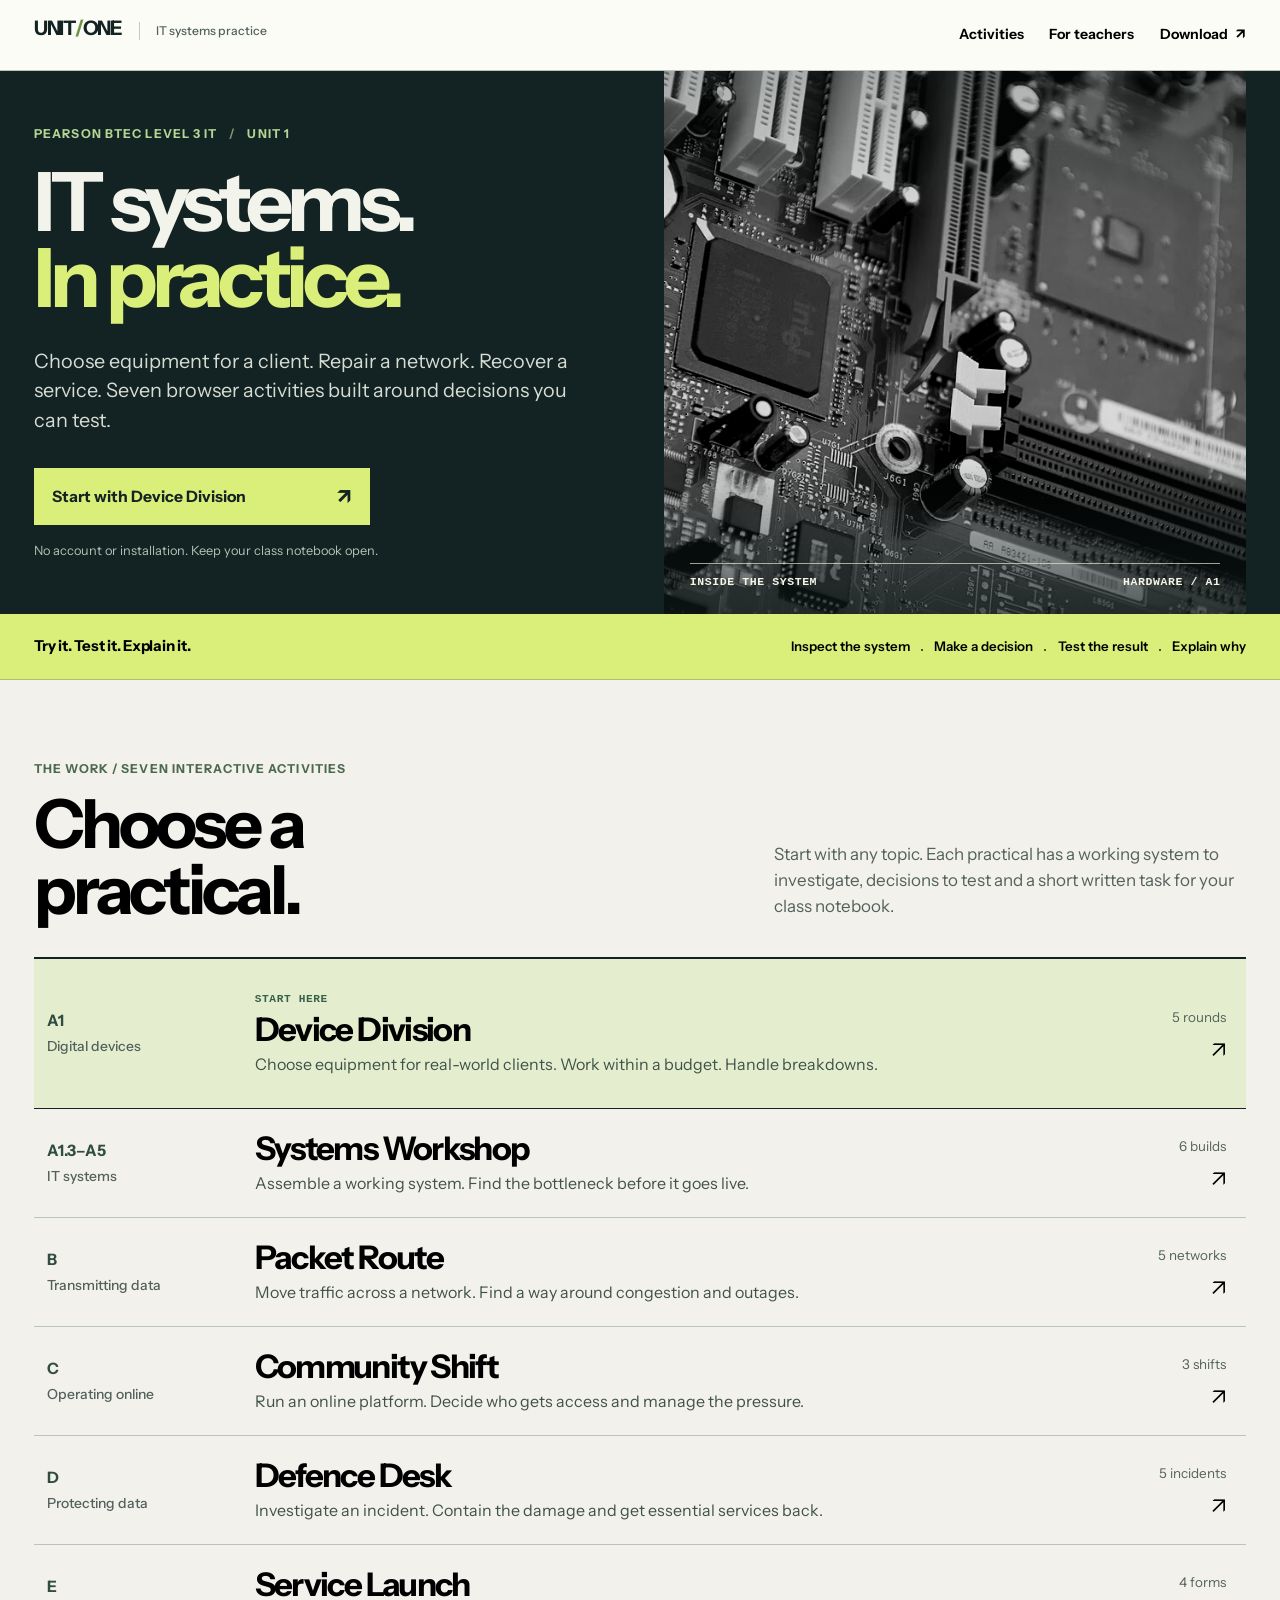
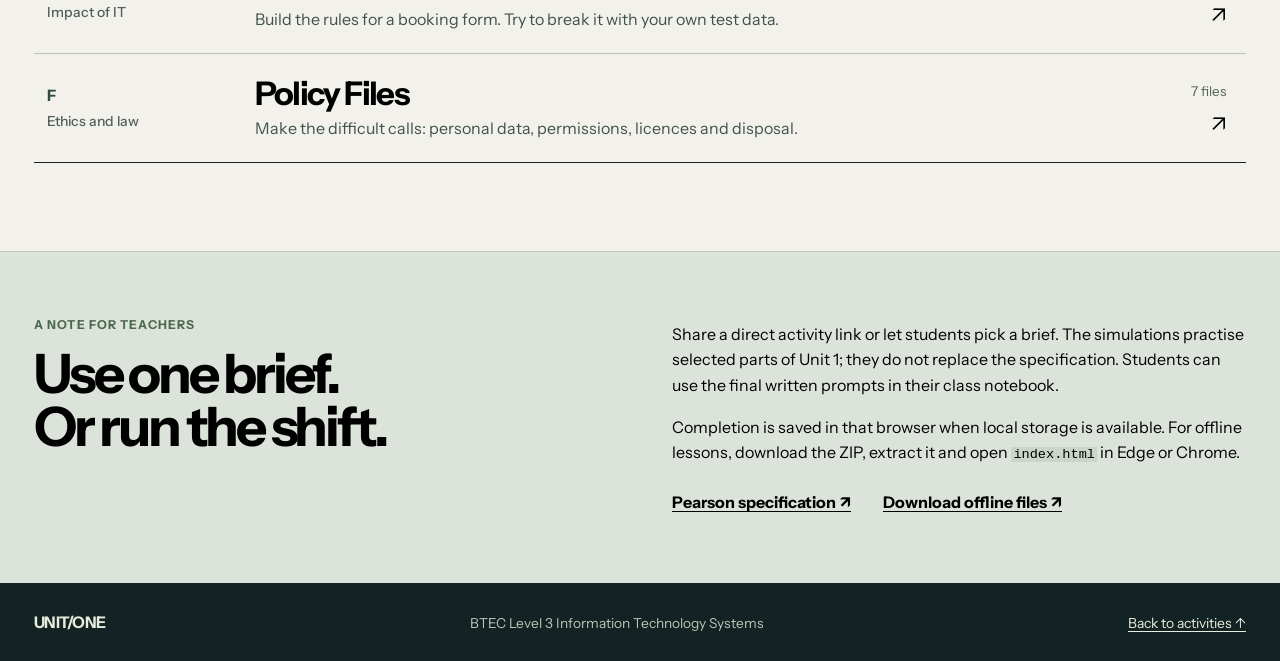
<file: index.html>
<!doctype html>
<html lang="en-GB">
<head>
  <meta charset="utf-8">
  <meta name="viewport" content="width=device-width, initial-scale=1">
  <meta name="description" content="Seven hands-on BTEC Level 3 IT Unit 1 simulations. Make decisions, test systems and explain what happened. No login required.">
  <meta name="theme-color" content="#132222">
  <title>Unit One — BTEC IT systems practice</title>
  <link rel="stylesheet" href="assets/styles.css?v=3">
  <script src="assets/progress.js?v=workbook" defer></script>
</head>
<body class="index-page">
  <a class="skip" href="#games">Skip to the activities</a>
  <header class="site-header">
    <div class="wrap masthead">
      <a class="brand" href="index.html" aria-label="Unit One home"><span class="brand-mark">UNIT<span>/</span>ONE</span><span class="brand-sub">IT systems practice</span></a>
      <nav aria-label="Main navigation">
        <a href="#games">Activities</a>
        <a href="#teachers">For teachers</a>
        <a class="nav-download" href="https://github.com/southernadd-cmyk/unit1games/archive/refs/heads/main.zip">Download <span aria-hidden="true">↗</span></a>
      </nav>
    </div>
  </header>
  <main>
    <section class="hero-shell" aria-labelledby="hero-title">
      <div class="wrap hero-grid">
        <div class="hero-copy">
          <p class="hero-kicker">Pearson BTEC Level 3 IT <span aria-hidden="true">/</span> Unit 1</p>
          <h1 id="hero-title">IT systems.<br><em>In practice.</em></h1>
          <p class="hero-deck">Choose equipment for a client. Repair a network. Recover a service. Seven browser activities built around decisions you can test.</p>
          <a class="hero-cta" href="games/device-division.html"><span>Start with Device Division</span><span aria-hidden="true">↗</span></a>
          <p class="hero-smallprint">No account or installation. Keep your class notebook open.</p>
        </div>
        <div class="hero-visual">
          <img src="assets/motherboard.webp" alt="Close-up of computer motherboard components and circuit traces" width="960" height="636" fetchpriority="high">
          <div class="hero-visual-caption"><span>INSIDE THE SYSTEM</span><span>HARDWARE / A1</span></div>
        </div>
      </div>
    </section>
    <div class="working-strip">
      <div class="wrap working-strip-inner"><strong>Try it. Test it. Explain it.</strong><span>Inspect the system <i></i> Make a decision <i></i> Test the result <i></i> Explain why</span></div>
    </div>
    <section class="activity-section wrap" id="games" aria-labelledby="games-title">
      <header class="activity-intro">
        <div><p class="section-kicker">THE WORK / SEVEN INTERACTIVE ACTIVITIES</p><h2 id="games-title">Choose a<br>practical.</h2></div>
        <p>Start with any topic. Each practical has a working system to investigate, decisions to test and a short written task for your class notebook.</p>
      </header>
      <ol class="activity-ledger">
        <li class="game-row game-row-feature">
          <a class="practical" href="games/device-division.html">
            <span class="topic-code">A1<span class="topic-name">Digital devices</span></span>
            <span class="game-entry"><span class="entry-flag">START HERE</span><strong>Device Division</strong><span>Choose equipment for real-world clients. Work within a budget. Handle breakdowns.</span></span>
            <span class="activity-meta"><span class="activity-count">5 rounds</span><span class="activity-arrow" aria-hidden="true">↗</span></span>
          </a>
        </li>
        <li class="game-row" data-game-card="systems">
          <a class="practical" href="games/play.html?game=systems">
            <span class="topic-code">A1.3–A5<span class="topic-name">IT systems</span></span>
            <span class="game-entry"><strong>Systems Workshop</strong><span>Assemble a working system. Find the bottleneck before it goes live.</span></span>
            <span class="activity-meta"><span class="activity-count" data-briefs="6">6 builds</span><span class="activity-arrow" aria-hidden="true">↗</span></span>
          </a>
        </li>
        <li class="game-row" data-game-card="network">
          <a class="practical" href="games/play.html?game=network">
            <span class="topic-code">B<span class="topic-name">Transmitting data</span></span>
            <span class="game-entry"><strong>Packet Route</strong><span>Move traffic across a network. Find a way around congestion and outages.</span></span>
            <span class="activity-meta"><span class="activity-count" data-briefs="5">5 networks</span><span class="activity-arrow" aria-hidden="true">↗</span></span>
          </a>
        </li>
        <li class="game-row" data-game-card="online">
          <a class="practical" href="games/play.html?game=online">
            <span class="topic-code">C<span class="topic-name">Operating online</span></span>
            <span class="game-entry"><strong>Community Shift</strong><span>Run an online platform. Decide who gets access and manage the pressure.</span></span>
            <span class="activity-meta"><span class="activity-count" data-briefs="3">3 shifts</span><span class="activity-arrow" aria-hidden="true">↗</span></span>
          </a>
        </li>
        <li class="game-row" data-game-card="security">
          <a class="practical" href="games/play.html?game=security">
            <span class="topic-code">D<span class="topic-name">Protecting data</span></span>
            <span class="game-entry"><strong>Defence Desk</strong><span>Investigate an incident. Contain the damage and get essential services back.</span></span>
            <span class="activity-meta"><span class="activity-count" data-briefs="5">5 incidents</span><span class="activity-arrow" aria-hidden="true">↗</span></span>
          </a>
        </li>
        <li class="game-row" data-game-card="services">
          <a class="practical" href="games/play.html?game=services">
            <span class="topic-code">E<span class="topic-name">Impact of IT</span></span>
            <span class="game-entry"><strong>Service Launch</strong><span>Build the rules for a booking form. Try to break it with your own test data.</span></span>
            <span class="activity-meta"><span class="activity-count" data-briefs="4">4 forms</span><span class="activity-arrow" aria-hidden="true">↗</span></span>
          </a>
        </li>
        <li class="game-row" data-game-card="policy">
          <a class="practical" href="games/play.html?game=policy">
            <span class="topic-code">F<span class="topic-name">Ethics and law</span></span>
            <span class="game-entry"><strong>Policy Files</strong><span>Make the difficult calls: personal data, permissions, licences and disposal.</span></span>
            <span class="activity-meta"><span class="activity-count" data-briefs="7">7 files</span><span class="activity-arrow" aria-hidden="true">↗</span></span>
          </a>
        </li>
      </ol>
    </section>
    <section class="teacher-band" id="teachers" aria-labelledby="teacher-title">
      <div class="wrap teacher-grid">
        <div><p class="section-kicker">A NOTE FOR TEACHERS</p><h2 id="teacher-title">Use one brief.<br>Or run the shift.</h2></div>
        <div class="teacher-copy"><p>Share a direct activity link or let students pick a brief. The simulations practise selected parts of Unit 1; they do not replace the specification. Students can use the final written prompts in their class notebook.</p><p>Completion is saved in that browser when local storage is available. For offline lessons, download the ZIP, extract it and open <code>index.html</code> in Edge or Chrome.</p><div class="teacher-links"><a href="https://qualifications.pearson.com/content/dam/pdf/btec-aaqs/information-technology/2025/specification-and-sample-assessments/btec-level-3-national-ext-cert-in-it-aaq-spec.pdf">Pearson specification <span aria-hidden="true">↗</span></a><a href="https://github.com/southernadd-cmyk/unit1games/archive/refs/heads/main.zip">Download offline files <span aria-hidden="true">↗</span></a></div></div>
      </div>
    </section>
  </main>
  <footer class="site-footer"><div class="wrap footer-inner"><strong>UNIT/ONE</strong><span>BTEC Level 3 Information Technology Systems</span><a href="#games">Back to activities ↑</a></div></footer>
</body>
</html>
</file>
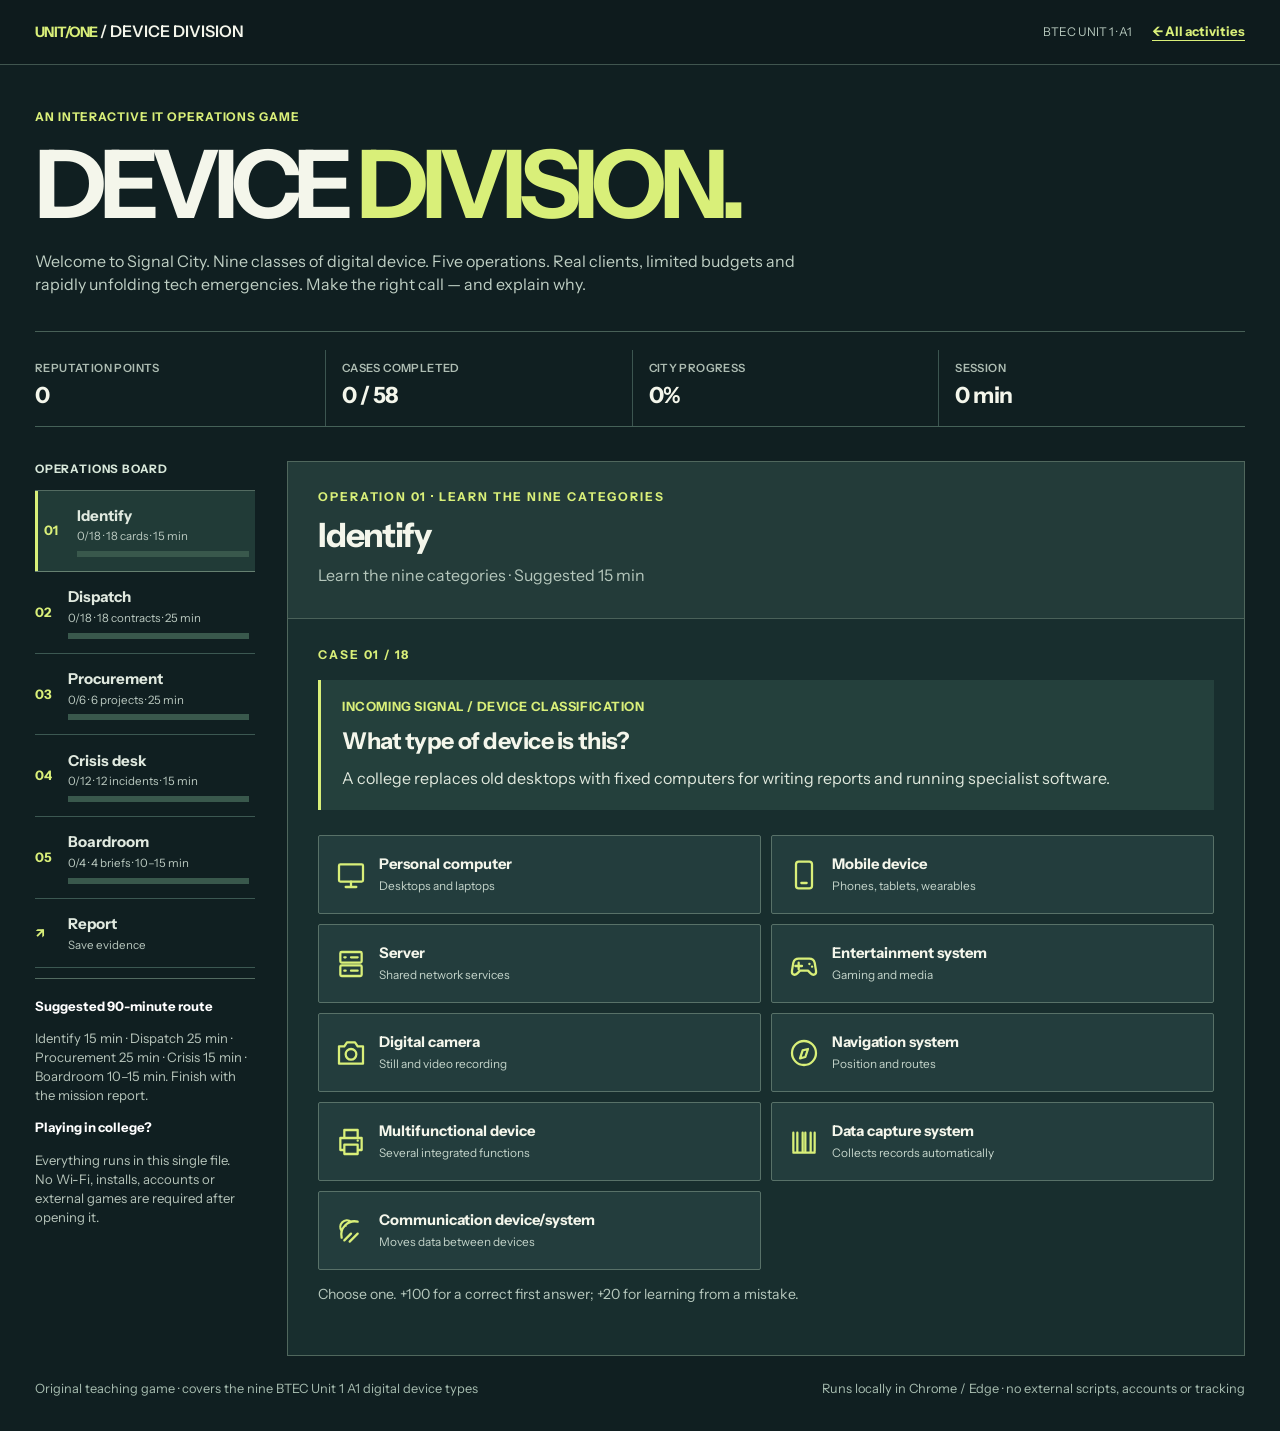
<file: games/device-division.html>
<!doctype html>
<html lang="en">
<head>
<meta charset="utf-8"><meta name="viewport" content="width=device-width,initial-scale=1"><meta name="theme-color" content="#10172a">
<title>Device Division | Unit One</title>
<style>
@font-face {font-family:"Instrument Sans";src:url("../assets/type/instrument-sans.woff") format("woff");font-weight:400 700;font-display:swap;}

:root{--ink:#f5f5fa;--muted:#b2c0d2;--bg:#0b1121;--panel:#16213a;--panel2:#1d2c46;--line:#334566;--green:#67f2bd;--gold:#ffc86a;--pink:#ff839d;--blue:#85b9ff;--shadow:0 24px 50px #030b19aa}*{box-sizing:border-box}html{scroll-behavior:smooth}body{margin:0;color:var(--ink);background:radial-gradient(ellipse at 82% 0%,#203960 0%,transparent 41%),radial-gradient(ellipse at 10% 80%,#22244b 0%,transparent 40%),var(--bg);font:16px/1.45 system-ui,-apple-system,Segoe UI,Arial,sans-serif;min-height:100vh}button,textarea,input{font:inherit}button{cursor:pointer}button:focus-visible,input:focus-visible,textarea:focus-visible{outline:3px solid var(--gold);outline-offset:2px}button:disabled{opacity:.45;cursor:not-allowed}a{color:var(--blue)}.wrap{max-width:1250px;margin:auto;padding:0 20px}.mast{padding:18px 0 12px;border-bottom:1px solid #385074a0;background:#0d1830a0;backdrop-filter:blur(14px)}.mast .wrap{display:flex;gap:14px;align-items:center;justify-content:space-between}.brand{letter-spacing:.22em;font-size:.8rem;font-weight:900;color:var(--green)}.brand b{letter-spacing:0;color:white;font-size:1rem}.pill{padding:6px 12px;background:#1d3149;border:1px solid #395576;border-radius:99px;font-size:.75rem;color:#d2e3f4}.mast-right{display:flex;flex-wrap:wrap;gap:8px;justify-content:flex-end}.hero{position:relative;overflow:hidden;padding:32px 26px 25px;border:1px solid #354969;border-radius:18px;background:linear-gradient(122deg,#182b4a,#192242 50%,#251c40);margin:22px 0 19px;box-shadow:var(--shadow)}.hero:after{content:"";position:absolute;right:-44px;top:-70px;width:300px;height:260px;opacity:.13;background:repeating-linear-gradient(45deg,transparent 0 10px,var(--green) 10px 12px)}.eyebrow{color:var(--green);font-size:.75rem;letter-spacing:.18em;text-transform:uppercase;font-weight:900}.hero h1{font-size:clamp(2.25rem,6vw,4.8rem);line-height:1;margin:10px 0 12px;letter-spacing:-.055em;position:relative;z-index:1}.hero h1 span{color:var(--gold)}.hero p{max-width:720px;color:#c6d5eb;font-size:1.07rem;margin:0}.hud{display:grid;grid-template-columns:repeat(4,1fr);gap:10px;margin:13px 0 22px}.stat{background:#13223b;border:1px solid #2c4469;border-radius:12px;padding:13px 16px}.stat span{display:block;color:var(--muted);font-size:.72rem;letter-spacing:.1em;text-transform:uppercase;font-weight:800}.stat strong{font-size:1.45rem;display:block;margin-top:3px;font-variant-numeric:tabular-nums}.layout{display:grid;grid-template-columns:256px minmax(0,1fr);gap:20px;align-items:start}.sidebar{display:flex;flex-direction:column;gap:8px;position:sticky;top:10px}.side-head{color:var(--muted);text-transform:uppercase;letter-spacing:.12em;font-weight:800;font-size:.73rem;margin-bottom:7px}.stagebtn{display:flex;align-items:center;text-align:left;gap:12px;width:100%;border:1px solid #3b4e6a;border-radius:13px;padding:12px;background:#142239;color:#dbe7f5;transition:.15s}.stagebtn:hover{border-color:#9ebbea;background:#1b2d48}.stagebtn.active{border-color:var(--green);background:linear-gradient(90deg,#183d42,#192841);box-shadow:inset 3px 0 var(--green)}.num{font-weight:900;background:#273c55;border-radius:8px;min-width:36px;text-align:center;padding:8px;color:var(--gold)}.stagebtn b{font-size:.94rem;display:block}.stagebtn small{font-size:.72rem;display:block;color:var(--muted);margin-top:2px}.bar{background:#31415c;border-radius:12px;height:6px;overflow:hidden;margin-top:6px}.bar>span{display:block;height:100%;background:var(--green);border-radius:10px}.sidecard{background:#16263d;border:1px solid #334862;border-radius:12px;padding:14px;margin-top:10px;color:var(--muted);font-size:.82rem}.sidecard strong{color:#fff}.main{min-height:550px;background:linear-gradient(180deg,#17253e,#121d33);border:1px solid #385075;border-radius:17px;overflow:hidden;box-shadow:var(--shadow)}.head{background:#1b2d47;border-bottom:1px solid #314767;padding:23px 26px}.head h2{font-size:1.7rem;margin:5px 0;letter-spacing:-.035em}.head p{color:var(--muted);margin:4px 0}.body{padding:23px 26px 29px}.step{font-weight:800;font-size:.76rem;letter-spacing:.15em;text-transform:uppercase;color:var(--green)}.mission{padding:19px 21px;background:linear-gradient(130deg,#202c4c,#202d44);border:1px solid #435579;border-radius:13px;margin:15px 0 22px}.mission h3{margin:7px 0;font-size:1.45rem;letter-spacing:-.02em}.mission p{margin:9px 0 0;color:#dbe3ef;line-height:1.6}.mission .client{color:var(--gold);font-size:.8rem;font-weight:900;letter-spacing:.11em;text-transform:uppercase}.choices{display:grid;grid-template-columns:repeat(2,minmax(0,1fr));gap:10px}.choice{padding:14px 16px;color:var(--ink);background:#243451;border:1px solid #4b6487;text-align:left;border-radius:12px;min-height:79px;transition:transform .12s,border-color .12s,background .12s;display:flex;align-items:center;gap:12px}.choice:hover:not(:disabled){transform:translateY(-1px);border-color:var(--gold);background:#2b3e60}.choice .emoji{font-size:1.65rem}.choice b{display:block;font-size:.92rem}.choice small{color:#b7c4d7;font-size:.74rem;display:block;margin-top:3px}.choice.chosen{border-color:var(--gold);background:#43405b}.choice.right{border-color:var(--green);background:#194e49}.choice.wrong{border-color:var(--pink);background:#5a2c46}.choice:disabled{opacity:1;cursor:default}.feedback{background:#17384a;border-left:4px solid var(--green);padding:16px 19px;border-radius:9px;margin:18px 0}.feedback.bad{background:#44314a;border-color:var(--pink)}.feedback strong{display:block;margin-bottom:6px}.feedback p{margin:6px 0;line-height:1.55}.btn{border:1px solid #dfad5b;background:var(--gold);color:#17223c;font-weight:900;padding:12px 18px;border-radius:10px;transition:filter .15s}.btn:hover:not(:disabled){filter:brightness(1.09)}.btn.sec{color:#e4eeff;background:#263852;border-color:#4f6281}.btn.ghost{background:transparent;border-color:#506989;color:#d6e8fd}.controls{display:flex;flex-wrap:wrap;gap:9px;align-items:center;margin-top:18px}.hint{background:#2d3248;border:1px dashed #626782;padding:12px 15px;border-radius:10px;margin-top:12px;color:#f4e0ba}.muted{color:var(--muted)}.info{color:var(--muted);font-size:.88rem}.columns{display:grid;grid-template-columns:1.15fr .85fr;gap:18px}.supply{display:grid;grid-template-columns:repeat(2,minmax(0,1fr));gap:9px}.item{background:#243551;border:1px solid #435d7c;border-radius:10px;padding:11px;display:flex;gap:10px;text-align:left;align-items:center;color:#f2f6ff;min-height:72px}.item:hover{border-color:var(--gold)}.item.sel{border-color:var(--green);background:#194840}.item .ico{font-size:1.45rem}.item b{font-size:.82rem;line-height:1.1;display:block}.item small{font-size:.71rem;color:#becee1;display:block;margin-top:3px}.rightcol{background:#1c2b46;border:1px solid #3a5070;padding:18px;border-radius:12px;align-self:start;position:sticky;top:10px}.rightcol h3{margin:0 0 12px}.meter{height:10px;background:#33455d;border-radius:9px;overflow:hidden;margin:8px 0}.meter span{height:100%;display:block;background:var(--gold)}.meter.over span{background:var(--pink)}.tags{display:flex;gap:7px;flex-wrap:wrap}.tag{border:1px solid #4d6380;color:#b3cce3;background:#253a51;padding:5px 9px;font-size:.75rem;border-radius:7px}.tag.met{border-color:#378c7d;color:var(--green);background:#1a4145}.note{width:100%;min-height:110px;background:#0f1c30;color:#fff;border:1px solid #516988;border-radius:10px;padding:12px;resize:vertical}.completed{text-align:center;padding:34px 25px}.completed .trophy{font-size:4rem}.completed h3{font-size:1.8rem;margin:10px 0}.report{display:flex;flex-direction:column;gap:10px}.reportitem{border:1px solid #3e5270;background:#1a2b44;border-radius:11px;padding:13px}.reportitem b{display:block}.reportitem small{color:var(--muted)}.footer{color:#8ba0bd;padding:24px 0 32px;font-size:.8rem;display:flex;justify-content:space-between;gap:10px;flex-wrap:wrap}.name{background:#111e33;border:1px solid #58708e;color:#fff;padding:11px 13px;border-radius:10px;max-width:300px;width:100%}.guide{padding:14px 17px;border:1px solid #3a5571;border-radius:10px;background:#192d41;margin:14px 0}.guide summary{cursor:pointer;font-weight:800;color:var(--gold)}.guide p{color:var(--muted);margin-bottom:0}.ending{color:var(--green)}@media(max-width:930px){.layout{grid-template-columns:1fr}.sidebar{position:static;display:grid;grid-template-columns:repeat(6,minmax(0,1fr));gap:7px}.sidebar .side-head,.sidecard{display:none}.stagebtn{display:block;text-align:center;padding:9px 4px}.stagebtn .num{display:block;min-width:0;margin:0 auto 7px;width:34px}.stagebtn small{display:none}.stagebtn b{font-size:.75rem}.sidebar .bar{display:none}}@media(max-width:630px){.wrap{padding:0 10px}.mast .wrap{align-items:flex-start}.brand{font-size:.65rem}.brand b{font-size:.84rem}.mast-right .pill:nth-child(2){display:none}.hero{padding:23px 18px;margin-top:12px}.hero p{font-size:.92rem}.hud{grid-template-columns:repeat(2,1fr);gap:7px;margin-bottom:12px}.stat{padding:9px 11px}.stat strong{font-size:1.1rem}.main{border-radius:12px}.head,.body{padding:17px 14px}.head h2{font-size:1.38rem}.choices,.columns,.supply{grid-template-columns:1fr}.choice{min-height:60px;padding:11px 12px}.mission{padding:14px}.mission h3{font-size:1.22rem}.rightcol{position:static}.sidebar{gap:4px}.stagebtn{padding:8px 2px}.stagebtn b{font-size:.64rem}.stagebtn .num{font-size:.7rem;width:26px;padding:5px;margin-bottom:4px}}@media print{body{background:#fff;color:#000}.mast,.hero,.hud,.sidebar,.controls,.footer{display:none!important}.layout{display:block}.main,.body,.reportitem{background:#fff!important;border-color:#ccc;color:#000!important;box-shadow:none}.head{background:#fff}.head p,small{color:#444!important}}

/* Device Division: the same UNIT/ONE identity, operations-room layout. */
:root {
  --ink: #f4f6eb;
  --muted: #b5c7bc;
  --bg: #101f21;
  --panel: #152b2c;
  --panel2: #1d3536;
  --line: #3e5855;
  --green: #d9ef79;
  --gold: #d9ef79;
  --pink: #ff9e83;
  --blue: #d9ef79;
  --shadow: none;
}
html { scroll-behavior: smooth; }
body { background: #101f21; font-family: "Instrument Sans", "Segoe UI", Arial, sans-serif; }
.mast { background: #0e1b1d; backdrop-filter: none; border-color: #40554f; padding: 8px 0; }
.mast .wrap { align-items: center; min-height: 48px; }
.brand { font-size: .9rem; font-weight: 800; letter-spacing: -.035em; color: #d9ef79; }
.brand b { color: #f4f6eb; font-weight: 600; }
.mast-right { align-items: center; gap: 1.25rem; }
.pill { background: none; border: none; border-radius: 0; padding: 0; color: #b5c7bc; font-size: .75rem; }
.return-link { color: #d9ef79; font-size: .82rem; font-weight: 700; text-decoration-thickness: 1px; text-underline-offset: .22rem; }
.hero { border: 0; border-bottom: 1px solid #486057; border-radius: 0; background: none; margin: 0 0 1.1rem; padding: 2.7rem 0 2.2rem; box-shadow: none; }
.hero:after { display: none; }
.eyebrow { color: #d9ef79; font-size: .75rem; letter-spacing: .075em; }
.hero h1 { font-size: clamp(3.2rem, 7.4vw, 6.4rem); margin: .7rem 0 1.15rem; font-weight: 800; letter-spacing: -.075em; }
.hero h1 span { color: #d9ef79; }
.hero p { max-width: 50rem; font-size: 1rem; color: #bfcfc4; }
.hud { display: flex; gap: 0; margin: 0 0 2.1rem; border-bottom: 1px solid #456158; }
.stat { background: none; border: none; border-right: 1px solid #3c5550; border-radius: 0; flex: 1; padding: .6rem 1rem .9rem; }
.stat:first-child { padding-left: 0; }
.stat:last-child { border-right: 0; }
.stat span { color: #aebdb3; font-size: .71rem; font-weight: 600; letter-spacing: .035em; }
.stat strong { font-size: 1.4rem; font-weight: 700; letter-spacing: -.025em; }
.layout { grid-template-columns: minmax(13rem, 220px) minmax(0,1fr); gap: 2rem; }
.sidebar { gap: 0; top: 1.3rem; }
.side-head { font-weight: 700; letter-spacing: .07em; padding-bottom: .75rem; margin-bottom: 0; border-bottom: 1px solid #536b61; color: #d8e8da; }
.stagebtn { background: none; border: 0; border-bottom: 1px solid #3c5852; border-radius: 0; padding: .88rem .4rem .88rem 0; color: #e0e9df; box-shadow: none; transition: background .15s ease; }
.stagebtn:hover { background: #1b3331; border-color: #638578; }
.stagebtn.active { background: #213b37; box-shadow: inset 3px 0 #d9ef79; border-color: #668071; padding-left: .55rem; }
.num { flex: 0 0 1.3rem; width: auto; min-width: 0; padding: 0; border-radius: 0; background: transparent; font-size: .82rem; color: #d9ef79; text-align: left; }
.stagebtn b { font-weight: 700; }
.stagebtn small { color: #b9c8bf; }
.sidecard { border-radius: 0; background: none; border: 0; border-top: 1px solid #536b61; padding: 1.1rem .3rem 1rem 0; color: #b6c4ba; }
.bar { background: #39584c; border-radius: 0; }
.bar>span { border-radius: 0; }
.main { border-radius: 0; background: #182e2e; border: 1px solid #50675d; box-shadow: none; }
.head { background: #233b39; border-color: #4a6159; padding: 1.65rem 1.9rem; }
.head h2 { font-size: clamp(1.6rem,3vw,2.1rem); font-weight: 750; letter-spacing: -.04em; }
.body { padding: 1.7rem 1.9rem 2.3rem; }
.mission { background: #24403c; border: 0; border-left: 3px solid #d9ef79; border-radius: 0; padding: 1.15rem 1.3rem; margin-block: 1rem 1.55rem; }
.mission .client { color: #d9ef79; font-weight: 700; letter-spacing: .045em; }
.mission p { color: #e0e8dd; }
.choice, .item, .reportitem { background: #233d3d; border: 1px solid #587168; border-radius: 2px; transition: border-color .12s ease, background .12s ease; }
.choice:hover:not(:disabled), .item:hover { transform: none; background: #314f49; border-color: #d9ef79; }
.choice.chosen { background: #365847; border-color: #d9ef79; }
.choice.right, .item.sel { background: #2c5242; border-color: #d9ef79; }
.choice.wrong { background: #60382f; border-color: #ff9e83; }
.choice small, .item small { color: #c4d4ca; }
.btn { border: 1px solid #d9ef79; border-radius: 2px; font-weight: 750; background: #d9ef79; color: #10211c; }
.btn:hover:not(:disabled) { filter: brightness(1.08); }
.btn.sec, .btn.ghost { background: transparent; color: #e9f0df; border-color: #779083; }
.rightcol, .guide { background: #203a38; border-color: #526c61; border-radius: 0; }
.guide summary { color: #d9ef79; }
.note, .name { background: #102322; border: 1px solid #678178; border-radius: 2px; }
.hint { border-radius: 0; }
.tag, .tag.met { border-radius: 2px; }
.feedback, .feedback.bad { border-radius: 0; }
.footer { color: #a7bdb0; }
@media(max-width:930px) {
  .layout { grid-template-columns: 1fr; gap: 1.2rem; }
  .sidebar { display: grid; grid-template-columns: repeat(3,minmax(0,1fr)); gap: .4rem; position: static; }
  .sidebar .side-head, .sidecard { display: none; }
  .stagebtn { padding: .65rem; display: flex; align-items: center; text-align: left; border: 1px solid #4b6860; }
  .stagebtn.active { padding-left: .65rem; }
  .stagebtn .num { display: block; width: auto; margin: 0; padding: 0; }
  .stagebtn b { font-size: .83rem; }
  .stagebtn small { display: none; }
}
@media(max-width:630px) {
  .wrap { padding-inline: 14px; }
  .mast .wrap { gap: .5rem; }
  .mast-right .pill { display: none; }
  .brand { font-size: .8rem; letter-spacing: -.02em; }
  .hero { padding: 2.1rem 0 1.55rem; }
  .hero h1 { font-size: clamp(3.15rem, 12vw, 5rem); }
  .hero p { font-size: .97rem; }
  .hud { display: grid; grid-template-columns: repeat(2,minmax(0,1fr)); }
  .stat { border-right: 0; border-bottom: 1px solid #3c5550; padding: .7rem .5rem; }
  .stat:first-child { padding-left: .5rem; }
  .stat:nth-child(odd) { border-right: 1px solid #3c5550; }
  .sidebar { grid-template-columns: repeat(2,minmax(0,1fr)); }
  .stagebtn { min-height: 52px; }
  .stagebtn b { font-size: .79rem; }
  .head, .body { padding-inline: 1rem; }
  .mission { padding: 1rem; }
}
@media(prefers-reduced-motion:reduce) {
  html { scroll-behavior: auto; }
  .stagebtn, .choice, .item { transition: none; }
}

/* Clear equipment pictograms, not operating-system emoji. */
.emoji,.ico { display: inline-flex; align-items: center; justify-content: center; flex: 0 0 2rem; width: 2rem; height: 2rem; color: #d9ef79; font-size: 1rem; }
.device-icon { display: block; width: 100%; height: 100%; stroke: currentColor; stroke-width: 1.7; stroke-linecap: round; stroke-linejoin: round; fill: none; }
.item .ico { flex-basis: 1.8rem; width: 1.8rem; height: 1.8rem; }
.completed .trophy { display: none; }
.stagebtn .num { font-variant-numeric: tabular-nums; font-size: .82rem; }
@media print {
 body,.main,.body,.reportitem,.head { background: #fff!important; color: #000!important; }
 .mast,.hero,.hud,.sidebar,.controls,.footer { display: none!important; }
 .layout { display: block; }
 .main,.reportitem { border-color: #777; box-shadow: none; }
 .head p,.reportitem small { color: #333!important; }
}

</style>
</head>
<body>
<header class="mast"><div class="wrap"><div class="brand">UNIT/ONE <b>/ DEVICE DIVISION</b></div><div class="mast-right"><span class="pill">BTEC UNIT 1 · A1</span><a class="return-link" href="../index.html#games">← All activities</a></div></div></header>
<div class="wrap">
<section class="hero"><div class="eyebrow">An interactive IT operations game</div><h1>DEVICE <span>DIVISION.</span></h1><p>Welcome to Signal City. Nine classes of digital device. Five operations. Real clients, limited budgets and rapidly unfolding tech emergencies. Make the right call — and explain why.</p></section>
<div class="hud" id="hud"></div>
<div class="layout"><aside class="sidebar" id="nav"></aside><main class="main" id="main" aria-live="polite"></main></div>
<div class="footer"><span>Original teaching game · covers the nine BTEC Unit 1 A1 digital device types</span><span>Runs locally in Chrome / Edge · no external scripts, accounts or tracking</span></div>
</div>
<script>
'use strict';

/* One consistent vector family for the nine device types. Decorative SVGs
   are hidden from the accessibility tree; each choice retains its text. */
const DEVICE_DRAWINGS = {
  pc:'<rect x="3" y="4" width="18" height="13" rx="1"/><path d="M8 21h8M12 17v4"/>',
  mobile:'<rect x="6" y="2" width="12" height="20" rx="2"/><path d="M10 18h4"/>',
  server:'<rect x="4" y="3" width="16" height="8" rx="1"/><rect x="4" y="13" width="16" height="8" rx="1"/><path d="M7 7h1M7 17h1M12 7h5M12 17h5"/>',
  entertain:'<path d="M8 8h8c2 0 3.5 1 4 3l1 6c.5 3-2 4-4 2l-2-2H9l-2 2c-2 2-4.5 1-4-2l1-6c.5-2 2-3 4-3Z"/><path d="M8 11v5M5.5 13.5h5M16 12h.1M18 14h.1"/>',
  camera:'<path d="M3 7h4l2-3h6l2 3h4v13H3V7Z"/><circle cx="12" cy="13" r="4"/>',
  nav:'<circle cx="12" cy="12" r="9"/><path d="m15 9-2 6-4 1 2-6z"/>',
  multi:'<path d="M7 8V3h10v5M7 18H4V9h16v9h-3M7 14h10v7H7zM17 11h.1"/>',
  capture:'<path d="M4 5v14M7 5v14M11 5v14M13 5v14M17 5v14M20 5v14M4 20h16"/>',
  comms:'<path d="M5 17a10 10 0 0 1 12-12M5 12a5 5 0 0 1 7-7M7 19l5-5M11 20l6-6M8 8h.1"/>'
};
function deviceIcon(type){
  return '<svg class="device-icon" viewBox="0 0 24 24" aria-hidden="true" focusable="false">'+(DEVICE_DRAWINGS[type]||DEVICE_DRAWINGS.pc)+'</svg>';
}
const CATS=[
{id:'pc',name:'Personal computer',icon:'🖥️',desc:'Desktops and laptops'},
{id:'mobile',name:'Mobile device',icon:'📱',desc:'Phones, tablets, wearables'},
{id:'server',name:'Server',icon:'🗄️',desc:'Shared network services'},
{id:'entertain',name:'Entertainment system',icon:'🎮',desc:'Gaming and media'},
{id:'camera',name:'Digital camera',icon:'📷',desc:'Still and video recording'},
{id:'nav',name:'Navigation system',icon:'🧭',desc:'Position and routes'},
{id:'multi',name:'Multifunctional device',icon:'🖨️',desc:'Several integrated functions'},
{id:'capture',name:'Data capture system',icon:'🏷️',desc:'Collects records automatically'},
{id:'comms',name:'Communication device/system',icon:'📡',desc:'Moves data between devices'}
];
const SORT=[
['A college replaces old desktops with fixed computers for writing reports and running specialist software.','pc','A desktop is a personal computer, suitable for prolonged individual productivity work.'],
['A warehouse team uses handheld smartphones to receive updates on the move.','mobile','Smartphones are portable mobile devices with wireless connectivity.'],
['One always-on machine stores shared coursework for an entire campus.','server','A file server supplies shared storage and access to clients on a network.'],
['A family plays games together on a home console.','entertain','A games console is designed primarily to deliver interactive entertainment.'],
['A wildlife photographer records high-resolution still images on a mirrorless camera.','camera','A digital camera captures still photographs and stores the image data.'],
['A courier follows turn-by-turn GPS directions on a dedicated satnav.','nav','A navigation system determines position and provides routes.'],
['An office machine prints, scans and photocopies paperwork.','multi','A multifunctional printer combines several different functions in one device.'],
['At checkout, a laser barcode reader automatically identifies products.','capture','A barcode scanner captures encoded data without manual typing.'],
['A Wi-Fi router connects local wireless devices and passes traffic toward other networks.','comms','A router is a communication device that forwards network data.'],
['A lecturer uses a laptop to build a spreadsheet and prepare slides.','pc','A laptop is a portable personal computer used for general-purpose work.'],
['A nurse carries a tablet between hospital beds to consult records.','mobile','A tablet is a battery-powered mobile computing device.'],
['A website is delivered from a computer that responds to visitors’ browser requests.','server','A web server responds to requests and serves website content.'],
['A streaming box provides programmes and music on a television.','entertain','Streaming boxes are entertainment systems that deliver media.'],
['A film crew records footage on a dedicated digital camcorder.','camera','A digital video camera captures moving pictures.'],
['A hiker uses a handheld GPS unit to locate their position without mobile coverage.','nav','A dedicated navigation device can use GPS satellite signals without mobile data.'],
['A classroom uses a touchscreen that both displays content and accepts touch input.','multi','A touchscreen provides output and accepts input, combining device functions.'],
['An RFID reader detects tagged stock moving through a warehouse doorway.','capture','RFID automatically captures identification information from tags.'],
['A network switch forwards frames between wired computers in the same network.','comms','A switch is a communications device connecting networked devices.']
];
const DISPATCH=[
{who:'THE LIBRARY',title:'Everyone needs the same files',need:'Forty college computers need access to the same documents, centrally managed with user permissions. Choose the most suitable main device.',options:['pc','camera','server','nav'],answer:'server',why:'A file server provides centrally managed shared storage and permissions. A single personal computer is not a suitable substitute for a managed shared service.'},
{who:'THE RECEPTION',title:'Three office jobs, one desk',need:'There is room for one machine. Staff must print forms, scan ID documents and copy notices.',options:['capture','multi','pc','comms'],answer:'multi',why:'A multifunctional printer handles printing, scanning and photocopying in one device.'},
{who:'MOUNTAIN RESCUE',title:'Beyond the mobile signal',need:'Teams need their location and an offline route when travelling outside mobile-data coverage.',options:['nav','entertain','server','camera'],answer:'nav',why:'A navigation unit with preloaded maps can provide satellite-based position and route guidance without cellular internet. Downloaded maps are important.'},
{who:'THE SUPERMARKET',title:'Queue at checkout',need:'Staff must read barcodes on hundreds of packaged items quickly and accurately.',options:['mobile','comms','capture','camera'],answer:'capture',why:'A barcode reader is designed to capture product identifiers accurately; a normal camera alone does not provide a complete checkout scanning workflow.'},
{who:'THE EDITOR',title:'Proper portrait photography',need:'A magazine needs high-resolution stills, optical lens flexibility and manual exposure controls.',options:['camera','server','entertain','nav'],answer:'camera',why:'A dedicated digital still camera offers appropriate lenses and exposure control for high-quality professional photography.'},
{who:'THE ESPORTS CLUB',title:'Match night',need:'The club needs a device designed for controller-based games and large-screen play.',options:['pc','entertain','multi','capture'],answer:'entertain',why:'A games console is a purpose-built entertainment system for controller-based play and display output.'},
{who:'THE SALES TEAM',title:'Working on a train',need:'Staff must read messages, make calls and photograph site visits while travelling with a pocket-sized device.',options:['server','multi','mobile','pc'],answer:'mobile',why:'A smartphone combines portability, wireless communications and a camera.'},
{who:'THE TRAINING CENTRE',title:'Eight hours of coursework',need:'Students will type long reports, work with spreadsheets and use a full keyboard at fixed desks.',options:['pc','nav','camera','capture'],answer:'pc',why:'A desktop PC or suitable laptop offers a keyboard, monitor and general-purpose applications for extended productivity.'},
{who:'THE NETWORK TEAM',title:'Connecting classrooms',need:'Several wired and wireless devices must exchange information and reach the campus network.',options:['capture','multi','comms','camera'],answer:'comms',why:'Switches and wireless access points are communication devices for connecting networked equipment.'},
{who:'THE MEDICAL CENTRE',title:'Patient records on the ward',need:'Staff move between rooms and need to enter observations on a battery-powered touchscreen.',options:['mobile','entertain','server','camera'],answer:'mobile',why:'A tablet supports portable, touch-based access and data entry; secure software and access controls would also be needed.'},
{who:'THE WEB TEAM',title:'Launch the website',need:'A website must respond to requests from many visitors at the same time, day and night.',options:['comms','pc','server','multi'],answer:'server',why:'A web server runs services that respond to website requests. A router moves traffic but does not itself provide the website.'},
{who:'THE CINEMA CLUB',title:'Friday film night',need:'The community centre wants to stream films on a television using a purpose-built media device.',options:['camera','entertain','nav','capture'],answer:'entertain',why:'A streaming media player is an entertainment system designed to deliver television and films.'},
{who:'THE ARCHIVES',title:'Digitise the paperwork',need:'Staff need to scan paper applications and immediately produce photocopies using the same machine.',options:['multi','server','nav','comms'],answer:'multi',why:'A multifunctional device can scan documents and make copies within a combined unit.'},
{who:'THE TRANSPORT OFFICE',title:'A route for every van',need:'A delivery fleet needs turn-by-turn directions and position information during journeys.',options:['capture','nav','pc','server'],answer:'nav',why:'Navigation systems are designed for route finding, GPS positioning and directions.'},
{who:'THE RACE ORGANISERS',title:'Track every runner',need:'Runners wear electronic tags and their times must be collected automatically when they cross a finish line.',options:['capture','multi','entertain','pc'],answer:'capture',why:'RFID-based timing is a data-capture system that reads tag identifiers at checkpoints.'},
{who:'THE CONFERENCE',title:'High-quality event footage',need:'An organiser needs long-form digital video recording, zoom control and stable footage.',options:['camera','server','nav','capture'],answer:'camera',why:'A digital video camera is built for recording footage; suitable stabilisation and audio inputs are useful features.'},
{who:'THE OFFICE NETWORK',title:'The missing connection',need:'Two groups of computers exchange files using network equipment that forwards traffic between them.',options:['entertain','comms','camera','multi'],answer:'comms',why:'Network switches and routers move data between connected devices and networks.'},
{who:'THE ACCESSIBILITY TEAM',title:'Touch and response',need:'A kiosk must display instructions and accept users’ answers directly on the screen.',options:['multi','capture','server','nav'],answer:'multi',why:'A touchscreen is multifunctional because the same surface provides visual output and touch input.'}
];
const INVENTORY=[
{id:'desktop',name:'Desktop PC',icon:'🖥️',cost:5,tags:['documents','editing','coding'],cat:'pc'},
{id:'laptop',name:'Laptop',icon:'💻',cost:7,tags:['documents','editing','portable','coding'],cat:'pc'},
{id:'phone',name:'Smartphone',icon:'📱',cost:5,tags:['calls','portable','photos','internet'],cat:'mobile'},
{id:'tablet',name:'Tablet',icon:'📲',cost:5,tags:['portable','touch','records'],cat:'mobile'},
{id:'files',name:'File server',icon:'🗄️',cost:8,tags:['storage','sharing'],cat:'server'},
{id:'web',name:'Web server',icon:'🌐',cost:8,tags:['website','hosting'],cat:'server'},
{id:'router',name:'Wi-Fi router',icon:'📡',cost:4,tags:['network','wifi'],cat:'comms'},
{id:'printer',name:'Multifunction printer',icon:'🖨️',cost:5,tags:['printing','scanning','copying'],cat:'multi'},
{id:'barcode',name:'Barcode scanner',icon:'🔍',cost:3,tags:['barcodes','stock'],cat:'capture'},
{id:'rfid',name:'RFID reader',icon:'🏷️',cost:5,tags:['rfid','stock'],cat:'capture'},
{id:'satnav',name:'GPS satnav',icon:'🧭',cost:4,tags:['navigation','offline'],cat:'nav'},
{id:'still',name:'Still camera',icon:'📷',cost:6,tags:['photos','creative'],cat:'camera'},
{id:'video',name:'Video camera',icon:'🎥',cost:7,tags:['video','creative'],cat:'camera'},
{id:'console',name:'Games console',icon:'🎮',cost:5,tags:['gaming','entertainment'],cat:'entertain'},
{id:'screen',name:'Large display',icon:'📺',cost:5,tags:['display','entertainment'],cat:'entertain'},
{id:'card',name:'Payment terminal',icon:'💳',cost:4,tags:['payments','capture'],cat:'capture'},
{id:'sensor',name:'Environmental sensor',icon:'🌡️',cost:3,tags:['sensing','monitoring'],cat:'capture'}
];
const BUILDS=[
{who:'THE NEW LIBRARY',title:'Create a shared study area',need:'Equip a study area so visitors can type reports, access centrally stored documents and communicate over a local network.',budget:17,slots:3,requirements:['documents','sharing','network'],guide:'Consider the difference between a computer used by a person, a machine that provides a service, and equipment that carries data.'},
{who:'THE HIGH STREET',title:'Open a pop-up shop',need:'Products must be scanned at checkout; payments accepted electronically; stock identifiers collected automatically.',budget:13,slots:3,requirements:['barcodes','payments','stock'],guide:'A barcode reader and payment terminal are not interchangeable. Stock can be identified by more than one capture method.'},
{who:'THE FILM CREW',title:'Go on location',need:'Record dedicated high-quality video, edit footage away from a fixed office, and contact the team by phone.',budget:19,slots:3,requirements:['video','editing','calls'],guide:'A camera records footage; a general-purpose computer can edit it. A separate communication device supports calls.'},
{who:'THE YOUTH CLUB',title:'Build a games lounge',need:'Visitors need controller-based games, a large screen and a wireless network for online services.',budget:14,slots:3,requirements:['gaming','display','wifi'],guide:'There is a device for each role: entertainment, output and networking.'},
{who:'THE DELIVERY DEPOT',title:'Equip a courier',need:'The van must have offline route directions, a phone for calls and a portable touchscreen to update delivery records.',budget:14,slots:3,requirements:['offline','calls','records'],guide:'Separate the role of navigation from mobile communication and touch-based data entry.'},
{who:'THE LOCAL ARCHIVE',title:'Save important records',need:'The archive must scan paper documents, store them centrally and link devices together over a network.',budget:17,slots:3,requirements:['scanning','storage','network'],guide:'Digitising paper, providing storage and transporting data are three different tasks.'}
];
const CRISIS=[
{who:'THE CAMPUS',title:'The server is switched off',need:'Staff can use their PCs, but none can access the shared file library. Which device should be investigated first?',options:['pc','server','camera','nav'],answer:'server',clue:'The problem affects many users of the same centrally provided service.',why:'The file server is the common point providing shared access, so its availability is the first place to investigate.'},
{who:'THE SUPERMARKET',title:'The queue stops moving',need:'Checkout machines work but item codes are no longer recognised when scanned. Which type of device is most directly involved?',options:['comms','capture','camera','entertain'],answer:'capture',clue:'The problem concerns reading encoded identifiers automatically.',why:'Barcode scanners are data capture devices used to read item identifiers.'},
{who:'THE DELIVERY VAN',title:'No mobile reception',need:'The driver can no longer access live internet maps. Which dedicated device could still provide positioning with preloaded maps?',options:['nav','server','multi','entertain'],answer:'nav',clue:'Satellite position signals do not require the phone network.',why:'A GPS navigation device with stored maps can keep guiding a driver without cellular data.'},
{who:'THE COLLEGE OFFICE',title:'Copying room chaos',need:'The same machine normally prints, scans and copies. All three facilities are now unavailable. Which class of device has failed?',options:['camera','multi','pc','capture'],answer:'multi',clue:'Several office functions share a single unit.',why:'A multifunctional printer combines printing, scanning and copying.'},
{who:'THE GAMING ZONE',title:'The console overheats',need:'Interactive entertainment stops during a tournament. Which category best describes the affected device?',options:['entertain','pc','comms','server'],answer:'entertain',clue:'The affected device is built mainly for gaming.',why:'A console is an entertainment system rather than a network server.'},
{who:'THE SCHOOL STUDIO',title:'The event footage is missing',need:'A camcorder memory card has failed. Which device category was producing the footage?',options:['camera','multi','nav','comms'],answer:'camera',clue:'The original task was recording video.',why:'A dedicated video camera is a digital camera used to record moving images.'},
{who:'THE ADMIN TEAM',title:'Long reports are difficult',need:'Staff were provided with tiny smartphone screens instead of desk computers for spreadsheet and report work. What category best suits their main work?',options:['mobile','entertain','pc','capture'],answer:'pc',clue:'Think keyboard, full desktop applications and hours of editing.',why:'Personal computers are better suited to extended document and spreadsheet editing.'},
{who:'THE EXHIBITION',title:'No wireless connection',need:'Devices cannot join the exhibition Wi-Fi network, though their own apps work. Which category should the team examine?',options:['comms','camera','entertain','multi'],answer:'comms',clue:'Look for equipment that links devices to a network.',why:'Wireless access points and routers are communications devices that provide network connectivity.'},
{who:'THE CLINIC',title:'Records on the go',need:'A clinician needs a battery-powered touchscreen to record observations while walking between rooms. Which device category is best?',options:['nav','server','mobile','entertain'],answer:'mobile',clue:'Portability and touch input matter most.',why:'Tablets are mobile devices suited to moving between locations while entering information.'},
{who:'THE PHOTO DESK',title:'Poor still-image quality',need:'A team needs optical lens choices and manual exposure for a print campaign. Which class of device should be considered?',options:['camera','nav','multi','comms'],answer:'camera',clue:'The requirement involves the quality of captured still images.',why:'A dedicated digital camera gives useful photographic controls and optics.'},
{who:'THE WEBSITE',title:'Visitors see an error page',need:'Internet connectivity works, but the website itself cannot provide the requested pages. Which service device deserves investigation?',options:['pc','server','entertain','capture'],answer:'server',clue:'Network access and website hosting are different roles.',why:'The web server (or hosting service) is responsible for responding to webpage requests.'},
{who:'THE RACE FINISH',title:'No runners have times',need:'Electronic race tags are working, but the finish-line reader records no IDs. Which system is failing?',options:['capture','nav','multi','pc'],answer:'capture',clue:'It reads identification tags without a person typing their numbers.',why:'An RFID race-timing reader is a data capture device.'}
];
const BOSS=[
{who:'THE DIRECTOR',title:'The travelling journalist',need:'A journalist must film professional video interviews, edit them while travelling, and telephone the newsroom. Pick the strongest THREE-device plan.',options:[['video','laptop','phone'],['still','files','router'],['console','tablet','satnav'],['video','screen','barcode']],answer:0,why:'A video camera records, a laptop edits on the move, and a smartphone provides telephone communications. Explain the roles rather than merely naming the devices.'},
{who:'THE PRINCIPAL',title:'The community computer centre',need:'A new centre needs fixed document workstations, centrally available documents, and wired/wireless connectivity. Pick the strongest THREE-device plan.',options:[['tablet','still','printer'],['desktop','files','router'],['console','web','card'],['satnav','screen','phone']],answer:1,why:'Desktop PCs support reports, a file server provides central files, and networking equipment carries data between devices.'},
{who:'THE STORE MANAGER',title:'A busy retail launch',need:'The shop needs automatic product identification, electronic customer payments and a device for staff to check stock while walking the shop floor. Pick the strongest THREE-device plan.',options:[['barcode','card','tablet'],['video','server','console'],['satnav','screen','camera'],['printer','router','still']],answer:0,why:'A barcode scanner captures product IDs, a payment terminal handles electronic payment and a tablet gives mobile stock access.'},
{who:'THE FESTIVAL',title:'Festival control room',need:'Organisers need to record high-quality video, provide music and games in a visitor lounge, and get GPS guidance for off-site deliveries. Pick the strongest THREE-device plan.',options:[['files','printer','tablet'],['router','barcode','card'],['video','console','satnav'],['desktop','rfid','screen']],answer:2,why:'A dedicated video camera records, an entertainment system serves the visitor lounge, and satnav provides delivery route guidance.'}
];
const MODES=[['sort','01','Identify','18 cards · 15 min','Learn the nine categories'],['dispatch','02','Dispatch','18 contracts · 25 min','Select devices for clients'],['build','03','Procurement','6 projects · 25 min','Build within budgets'],['crisis','04','Crisis desk','12 incidents · 15 min','Diagnose device problems'],['boss','05','Boardroom','4 briefs · 10–15 min','Make and justify decisions']];
const DATA={sort:SORT,dispatch:DISPATCH,build:BUILDS,crisis:CRISIS,boss:BOSS};
const DEFAULT={name:'',stage:'sort',answers:{sort:[],dispatch:[],build:[],crisis:[],boss:[]},started:Date.now(),pending:null};
let s;try{s=JSON.parse(localStorage.getItem('device_division_state_v1'))||structuredClone(DEFAULT)}catch(e){s=structuredClone(DEFAULT)}
for(const key of Object.keys(DATA)){if(!Array.isArray(s.answers?.[key])){s.answers??={};s.answers[key]=[]}}if(!DATA[s.stage])s.stage='sort';
let selected=[],draft='',currentChoice=null,clue=false,submitted=false,buildResult=null;
const $=id=>document.getElementById(id);
const safe=x=>String(x??'').replace(/[&<>"']/g,c=>({'&':'&amp;','<':'&lt;','>':'&gt;','"':'&quot;',"'":'&#39;'}[c]));
const cat=id=>CATS.find(x=>x.id===id)||{name:id,icon:'💻'};
const item=id=>INVENTORY.find(x=>x.id===id);
const done=m=>s.answers[m].length;
const complete=()=>MODES.reduce((t,[m])=>t+done(m),0);
const total=()=>MODES.reduce((t,[m])=>t+DATA[m].length,0);
const points=()=>MODES.reduce((t,[m])=>t+s.answers[m].reduce((a,r)=>a+(r.points||0),0),0);
const save=()=>{try{localStorage.setItem('device_division_state_v1',JSON.stringify(s))}catch(e){}};
function hud(){const mins=Math.floor((Date.now()-(s.started||Date.now()))/60000);$('hud').innerHTML=`<div class="stat"><span>Reputation points</span><strong>${points().toLocaleString('en-GB')}</strong></div><div class="stat"><span>Cases completed</span><strong>${complete()} / ${total()}</strong></div><div class="stat"><span>City progress</span><strong>${Math.round(complete()/total()*100)}%</strong></div><div class="stat"><span>Session</span><strong>${mins} min</strong></div>`}
function nav(){let h='<div class="side-head">Operations board</div>';for(const [m,n,title,time,desc] of MODES){const d=done(m),t=DATA[m].length;h+=`<button class="stagebtn ${s.stage===m?'active':''}" data-action="stage" data-value="${m}" aria-current="${s.stage===m?'step':'false'}"><span class="num">${n}</span><span style="flex:1"><b>${title}</b><small>${d}/${t} · ${time}</small><div class="bar"><span style="width:${d/t*100}%"></span></div></span></button>`}h+=`<button class="stagebtn ${s.stage==='report'?'active':''}" data-action="stage" data-value="report"><span class="num">↗</span><span><b>Report</b><small>Save evidence</small></span></button><div class="sidecard"><strong>Suggested 90-minute route</strong><p>Identify 15 min · Dispatch 25 min · Procurement 25 min · Crisis 15 min · Boardroom 10–15 min. Finish with the mission report.</p><strong>Playing in college?</strong><p>Everything runs in this single file. No Wi-Fi, installs, accounts or external games are required after opening it.</p></div>`;$('nav').innerHTML=h}
function title(m,hint){let d=MODES.find(x=>x[0]===m);return `<div class="head"><div class="step">Operation ${d[1]} · ${safe(hint||d[4])}</div><h2>${d[2]}</h2><p>${d[4]} · Suggested ${d[3].split('·').pop().trim()}</p></div>`}
function render(){hud();nav();const mode=s.stage;const ix=s.pending?.mode===mode&&s.pending.index===done(mode)-1?done(mode)-1:done(mode);const list=DATA[mode];if(ix>=list.length){$('main').innerHTML=title(mode,'operation complete')+completeScreen(mode);return}if(mode==='sort')renderSort(ix);if(mode==='dispatch')renderDispatch(ix);if(mode==='build')renderBuild(ix);if(mode==='crisis')renderCrisis(ix);if(mode==='boss')renderBoss(ix)}
function headerCount(mode,index){return `<div class="step">CASE ${String(index+1).padStart(2,'0')} / ${DATA[mode].length}</div>`}
function progressActions(mode,index){return `<div class="controls"><button class="btn" data-action="next" data-value="${mode}">${index===DATA[mode].length-1?'Complete operation ↗':'Next case →'}</button><span class="info">Your result is saved in this browser.</span></div>`}
function addResult(mode,index,choice,correct,why,extra={}){if(done(mode)!==index)return;s.answers[mode].push({choice,correct,why,points:correct?100:20,...extra});s.pending={mode,index};save();hud();nav();}
function renderSort(ix){let [prompt,answer,fact]=SORT[ix];let answerState=s.answers.sort[ix];$('main').innerHTML=title('sort')+`<div class="body">${headerCount('sort',ix)}<div class="mission"><div class="client">Incoming signal / device classification</div><h3>What type of device is this?</h3><p>${safe(prompt)}</p></div><div class="choices" id="choices">${CATS.map(c=>`<button data-action="pick" data-value="${c.id}" class="choice ${answerState?(c.id===answer?'right':c.id===answerState.choice?'wrong':''):''}" ${answerState?'disabled':''}><span class="emoji" aria-hidden="true">${deviceIcon(c.id)}</span><span><b>${c.name}</b><small>${c.desc}</small></span></button>`).join('')}</div>${answerState?feedback(answerState.correct,fact,answer)+progressActions('sort',ix):'<p class="info">Choose one. +100 for a correct first answer; +20 for learning from a mistake.</p>'}</div>`}
function renderDispatch(ix){const d=DISPATCH[ix],state=s.answers.dispatch[ix];$('main').innerHTML=title('dispatch')+`<div class="body">${headerCount('dispatch',ix)}<div class="mission"><div class="client">Client / ${safe(d.who)}</div><h3>${safe(d.title)}</h3><p>${safe(d.need)}</p></div><div class="step" style="margin-bottom:13px">Select the strongest recommendation</div><div class="choices">${d.options.map(c=>`<button data-action="pick" data-value="${c}" class="choice ${state?(c===d.answer?'right':c===state.choice?'wrong':''):''}" ${state?'disabled':''}><span class="emoji">${deviceIcon(c)}</span><span><b>${cat(c).name}</b><small>${cat(c).desc}</small></span></button>`).join('')}</div>${state?feedback(state.correct,d.why,d.answer)+progressActions('dispatch',ix):'<p class="info">Think about the specific need, not just what a device could theoretically do.</p>'}</div>`}
function feedback(ok,explanation,correct,pts=ok?100:20){return `<div class="feedback ${ok?'':'bad'}"><strong>${ok?`✔ Contract solved · +${pts} reputation`:`↗ Mission debrief · +${pts} reputation`}</strong><p>${safe(explanation)}</p>${ok?'':`<p><b>Best category:</b> ${safe(cat(correct).name)}</p>`}</div>`}
function renderCrisis(ix){const d=CRISIS[ix],state=s.answers.crisis[ix];$('main').innerHTML=title('crisis')+`<div class="body">${headerCount('crisis',ix)}<div class="mission"><div class="client">⚠ Incident report / ${safe(d.who)}</div><h3>${safe(d.title)}</h3><p>${safe(d.need)}</p></div><div class="choices">${d.options.map(c=>`<button data-action="pick" data-value="${c}" class="choice ${state?(c===d.answer?'right':c===state.choice?'wrong':''):''}" ${state?'disabled':''}><span class="emoji">${deviceIcon(c)}</span><span><b>${cat(c).name}</b></span></button>`).join('')}</div>${!state?`<div class="controls"><button class="btn ghost" data-action="clue">${clue?'Clue revealed':'Show a clue (-25 pts)'}</button></div>${clue?`<div class="hint">${safe(d.clue)}</div>`:''}`:feedback(state.correct,d.why,d.answer,state.points)+progressActions('crisis',ix)}<p class="info">Diagnose the affected device or system. A clue reduces the potential score.</p></div>`}
function sumCost(){return selected.reduce((n,id)=>n+item(id).cost,0)}
function renderBuild(ix){let d=BUILDS[ix],state=s.answers.build[ix];const present=selected.flatMap(x=>item(x).tags);const over=sumCost()>d.budget;const covers=d.requirements.filter(x=>present.includes(x));let h=title('build')+`<div class="body">${headerCount('build',ix)}<div class="mission"><div class="client">Procurement bid / ${safe(d.who)}</div><h3>${safe(d.title)}</h3><p>${safe(d.need)}</p></div>`;if(state){h+=`<div class="feedback ${state.correct?'':'bad'}"><strong>${state.correct?'✔ Contract awarded':'↗ Contract reviewed'} · +${state.points} points</strong><p>${safe(state.why)}</p><p><b>Your equipment:</b> ${safe(state.choice.map(x=>item(x).name).join(', '))}. <b>Cost:</b> ${state.cost}/${d.budget} credits.</p><p><b>Your justification:</b> ${safe(state.reason)}</p></div>`+progressActions('build',ix)}else{h+=`<div class="columns"><div><div class="step" style="margin-bottom:12px">Select up to ${d.slots} devices</div><div class="supply">${INVENTORY.map(x=>`<button data-action="selectItem" data-value="${x.id}" class="item ${selected.includes(x.id)?'sel':''}" aria-pressed="${selected.includes(x.id)}"><span class="ico" aria-hidden="true">${deviceIcon(x.cat)}</span><span><b>${x.name}</b><small>${x.cost} credits · ${cat(x.cat).name}</small></span></button>`).join('')}</div></div><div class="rightcol"><h3>Your proposal</h3><div class="info">Budget <b>${sumCost()} / ${d.budget}</b> credits · ${selected.length}/${d.slots} slots</div><div class="meter ${over?'over':''}"><span style="width:${Math.min(100,100*sumCost()/d.budget)}%"></span></div><p class="info">Required capabilities:</p><div class="tags">${d.requirements.map(x=>`<span class="tag ${covers.includes(x)?'met':''}">${covers.includes(x)?'✔ ':'○ '}${safe(x)}</span>`).join('')}</div><p class="info">${selected.length?selected.map(x=>item(x).name).join(' + '):'No devices chosen yet.'}</p><p style="margin-top:20px"><b>Justify the decisions</b></p><label class="info" for="justification">Explain how the chosen devices meet the requirements, including a relevant feature.</label><textarea class="note" id="justification" placeholder="We chose ... because ..." maxlength="1200">${safe(draft)}</textarea><div class="controls"><button class="btn" data-action="submitBuild" ${selected.length!==d.slots?'disabled':''}>Submit procurement bid →</button><button class="btn sec" data-action="clearBuild">Clear</button></div><p class="info">The budget, capabilities and device count are checked automatically. Your reasoning appears in your final report.</p><details class="guide"><summary>Need a procurement hint?</summary><p>${safe(d.guide)}</p></details></div></div>`};$('main').innerHTML=h+'</div>'}
function renderBoss(ix){const d=BOSS[ix],state=s.answers.boss[ix];let h=title('boss')+`<div class="body">${headerCount('boss',ix)}<div class="mission"><div class="client">Final boardroom / ${safe(d.who)}</div><h3>${safe(d.title)}</h3><p>${safe(d.need)}</p></div>`;if(!state){h+=`<div class="step" style="margin-bottom:13px">Choose the best complete plan</div><div class="choices">${d.options.map((grp,j)=>`<button class="choice ${currentChoice===j?'chosen':''}" data-action="bossPick" data-value="${j}" aria-pressed="${currentChoice===j}"><span class="emoji">${j+1}</span><span><b>${grp.map(x=>item(x).name).join(' + ')}</b><small>${grp.map(x=>cat(item(x).cat).name).join(' · ')}</small></span></button>`).join('')}</div><p><b>Explain your recommendation</b></p><label for="justification" class="info">Name at least two devices, explain their roles and connect your answer to the client’s needs. This is saved for your teacher.</label><textarea class="note" id="justification" placeholder="The first device ...; the second ...; together ..." maxlength="1200">${safe(draft)}</textarea><div class="controls"><button class="btn" data-action="submitBoss" ${currentChoice===null?'disabled':''}>Present to the board →</button></div>`}else{h+=`<div class="feedback ${state.correct?'':'bad'}"><strong>${state.correct?'✔ Plan approved':'↗ Plan reviewed'} · +${state.points} points</strong><p>${safe(d.why)}</p><p><b>Your reasoning:</b> ${safe(state.reason)}</p></div>`+progressActions('boss',ix)}$('main').innerHTML=h+'</div>'}
function completeScreen(mode){const [m,n,title]=MODES.find(x=>x[0]===mode);const totalpts=s.answers[mode].reduce((a,x)=>a+x.points,0);const next=MODES.findIndex(x=>x[0]===mode)+1;return `<div class="completed"><div class="step">Operation ${n} complete</div><h3>${safe(title)} cleared!</h3><p class="muted">${done(mode)} cases processed · ${totalpts} reputation points earned.</p><div class="controls" style="justify-content:center">${next<MODES.length?`<button class="btn" data-action="stage" data-value="${MODES[next][0]}">Go to ${MODES[next][2]} →</button>`:''}<button class="btn sec" data-action="stage" data-value="report">View mission report</button></div><p class="info">You can revisit completed sections or move on.</p></div>`}
function renderReport(){const all=complete(),n=total();let html=`<div class="head"><div class="step">After-action review · device consultant dossier</div><h2>Mission report</h2><p>Save your report or print it for your teacher.</p></div><div class="body"><label class="info" for="studentName">Student / team name</label><div class="controls"><input class="name" id="studentName" placeholder="Enter your name" value="${safe(s.name)}" maxlength="70"><button class="btn sec" data-action="saveName">Save name</button></div><div class="hud" style="margin:16px 0"><div class="stat"><span>Completed</span><strong>${all}/${n}</strong></div><div class="stat"><span>Score</span><strong>${points()}</strong></div><div class="stat"><span>Success rate</span><strong>${all?Math.round(MODES.reduce((v,[k])=>v+s.answers[k].filter(x=>x.correct).length,0)/all*100):0}%</strong></div><div class="stat"><span>Minutes elapsed</span><strong>${Math.floor((Date.now()-s.started)/60000)}</strong></div></div><div class="report">`;for(const [key,n,title] of MODES){let r=s.answers[key],correct=r.filter(x=>x.correct).length;html+=`<div class="reportitem"><b>${title}: ${r.length}/${DATA[key].length} cases · ${correct} first-time correct</b><small>${r.reduce((a,x)=>a+x.points,0)} reputation points</small></div>`}html+='</div>';let written=[...s.answers.build.map((x,i)=>({title:BUILDS[i].title,reason:x.reason})),...s.answers.boss.map((x,i)=>({title:BOSS[i].title,reason:x.reason}))];if(written.length){html+='<h3>Written consultancy justifications</h3>';for(const v of written)html+=`<div class="reportitem"><b>${safe(v.title)}</b><p>${safe(v.reason)}</p></div>`}html+=`<div class="controls"><button class="btn" data-action="download">↓ Download report (.txt)</button><button class="btn sec" data-action="print">Print report</button><button class="btn ghost" data-action="reset">Reset for a new student</button></div><p class="info">Assessment note: the score checks device choices and requirements. A teacher should review written justifications for the quality of the explanations. If you clear browser data, local progress may be lost.</p></div>`;$('main').innerHTML=html;hud();nav()}
function exportText(){let out=`DEVICE DIVISION — BTEC UNIT 1 A1\nStudent: ${s.name||'(not entered)'}\nCompleted: ${complete()}/${total()} | Points: ${points()}\nDate: ${new Date().toLocaleString('en-GB')}\n\n`;for(const [m,n,title] of MODES){out+=`== ${title.toUpperCase()} ==\n`;s.answers[m].forEach((r,i)=>{const d=DATA[m][i];let label=m==='sort'?d[0]:d.title;out+=`[${r.correct?'Correct':'Review'}] ${label}\n`;if(r.choice){let choice=Array.isArray(r.choice)?r.choice.map(x=>item(x)?.name||x).join(', '):cat(r.choice).name;out+=`Device choice: ${choice}\n`}if(r.reason)out+=`Justification: ${r.reason}\n`;out+=`Feedback: ${r.why}\n\n`});out+='\n'}return out}
function download(){let a=document.createElement('a');a.href=URL.createObjectURL(new Blob([exportText()],{type:'text/plain;charset=utf-8'}));a.download='device-division-'+((s.name||'student').toLowerCase().replace(/[^a-z0-9]+/g,'-').slice(0,30))+'.txt';document.body.append(a);a.click();setTimeout(()=>{URL.revokeObjectURL(a.href);a.remove()},200)}
function stage(m){if(m!=='report'&&s.pending?.mode!==m)s.pending=null;if(m==='report'){s.stage='report';save();renderReport();return}s.stage=m;selected=[];draft='';currentChoice=null;clue=false;submitted=false;save();render();window.scrollTo({top:0,behavior:'smooth'})}
function answerChoice(v){const m=s.stage,ix=done(m),d=DATA[m][ix];if(s.answers[m][ix])return;const ans=m==='sort'?d[1]:d.answer,why=m==='sort'?d[2]:d.why;let pts=v===ans?100:20;if(m==='crisis'&&clue)pts=Math.max(5,pts-25);addResult(m,ix,v,v===ans,why,{points:pts});render()}
function next(m){if(s.pending?.mode!==m)return;s.pending=null;save();clue=false;selected=[];draft='';currentChoice=null;render()}
function submitBuild(){const ix=done('build'),d=BUILDS[ix];if(selected.length!==d.slots)return;const note=$('justification')?.value.trim()||'';draft=note;if(note.length<25){alert('Write at least one full sentence explaining why these devices suit the client (25 characters or more).');return}const used=selected.flatMap(x=>item(x).tags),missing=d.requirements.filter(x=>!used.includes(x)),cost=sumCost(),ok=missing.length===0&&cost<=d.budget;let pts=ok?200:50;let why=ok?`All ${d.requirements.length} required capabilities are covered within budget. Your consultant explanation still needs teacher review.`:`${missing.length?`Missing capabilities: ${missing.join(', ')}. `:''}${cost>d.budget?`Your proposal exceeded budget by ${cost-d.budget} credits. `:''}Review how each device contributes to the required IT system.`;s.answers.build.push({choice:[...selected],correct:ok,points:pts,cost,reason:note,why});s.pending={mode:'build',index:ix};save();render()}
function submitBoss(){const ix=done('boss'),d=BOSS[ix];if(currentChoice===null)return;const note=$('justification')?.value.trim()||'';draft=note;if(note.length<40){alert('Explain your recommendation in a full sentence or two (at least 40 characters).');return}let ok=currentChoice===d.answer;s.answers.boss.push({choice:d.options[currentChoice],correct:ok,points:ok?200:50,reason:note,why:d.why});s.pending={mode:'boss',index:ix};save();render()}
$('nav').addEventListener('click',e=>{const b=e.target.closest('[data-action="stage"]');if(b)stage(b.dataset.value)});
$('main').addEventListener('click',e=>{const b=e.target.closest('[data-action]');if(!b)return;const a=b.dataset.action,v=b.dataset.value;
if(a==='pick')answerChoice(v);
else if(a==='next')next(v);
else if(a==='stage')stage(v);
else if(a==='clue'){clue=true;render()}
else if(a==='selectItem'){if(selected.includes(v))selected=selected.filter(x=>x!==v);else if(selected.length<BUILDS[done('build')].slots)selected.push(v);render()}
else if(a==='clearBuild'){selected=[];render()}
else if(a==='submitBuild')submitBuild();
else if(a==='bossPick'){currentChoice=Number(v);render()}
else if(a==='submitBoss')submitBoss();
else if(a==='saveName'){s.name=$('studentName').value.trim();save();renderReport()}
else if(a==='download')download();
else if(a==='print')window.print();
else if(a==='reset'){if(confirm('Reset all game progress and notes for a new student?')){s=structuredClone(DEFAULT);s.started=Date.now();save();stage('sort')}}
});
$('main').addEventListener('input',e=>{if(e.target.id==='justification')draft=e.target.value;if(e.target.id==='studentName')s.name=e.target.value});
setInterval(hud,30000);
if(s.stage==='report')renderReport();else render();
</script>
</body></html>
</file>
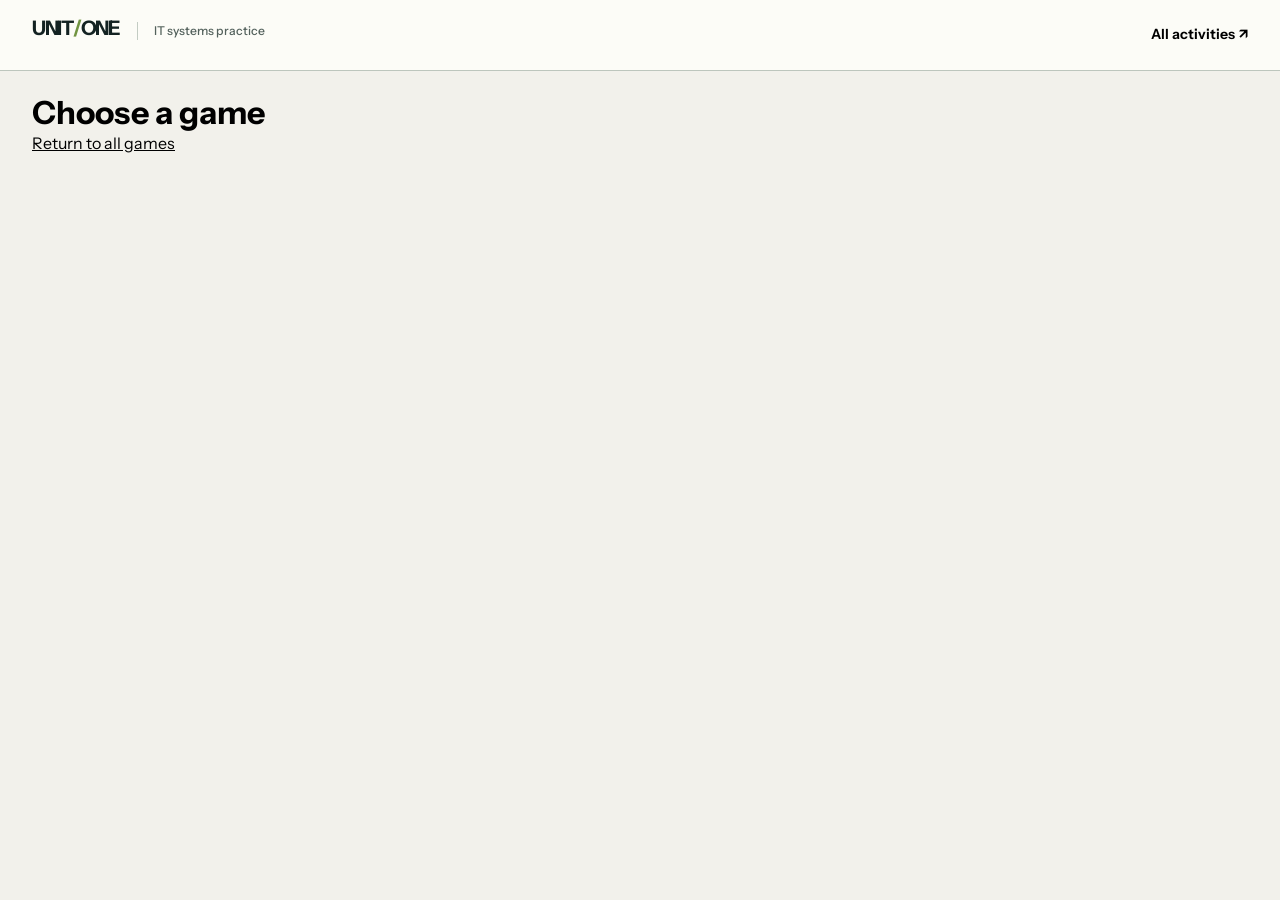
<file: games/play.html>
<!doctype html>
<html lang="en-GB">
<head>
  <meta charset="utf-8">
  <meta name="viewport" content="width=device-width, initial-scale=1">
  <meta name="theme-color" content="#132222">
  <title>Play | Unit 1 Games</title>
  <link rel="stylesheet" href="../assets/styles.css?v=3">
  <script src="../assets/progress.js?v=workbook" defer></script>
  <script src="../assets/lab.js?v=workbook" defer></script>
  <script src="../assets/games/systems.js?v=workbook" defer></script>
  <script src="../assets/games/network.js?v=workbook" defer></script>
  <script src="../assets/games/community.js?v=workbook" defer></script>
  <script src="../assets/games/defence.js?v=workbook" defer></script>
  <script src="../assets/games/services.js?v=workbook" defer></script>
  <script src="../assets/games/policy.js?v=workbook" defer></script>
  <script src="../assets/play.js?v=workbook" defer></script>
</head>
<body class="simulation-page">
  <a class="skip" href="#main">Skip to game</a>
  <header class="site-header">
    <div class="wrap masthead">
      <a class="brand" href="../index.html" aria-label="Unit One home"><span class="brand-mark">UNIT<span>/</span>ONE</span><span class="brand-sub">IT systems practice</span></a>
      <nav aria-label="Main navigation"><a href="../index.html#games">All activities ↗</a></nav>
    </div>
  </header>
  <main class="wrap play-page" id="main">
    <noscript><p class="notice">Turn on JavaScript to play these games.</p></noscript>
    <div id="game"></div>
  </main>
</body>
</html>
</file>
<file: assets/styles.css>
@font-face {
  font-family: "Instrument Sans";
  src: url("type/instrument-sans.woff") format("woff");
  font-weight: 400 700;
  font-stretch: 75% 100%;
  font-display: swap;
}
* { box-sizing: border-box; }
body { margin: 0; }
h1,h2,h3,p,figure { margin: 0; }
p + p { margin-top: .56rem; }
h1,h2,h3 { line-height: 1.12; }
a { color: inherit; }
button,input { font: inherit; color: inherit; }
button:not(:disabled) { cursor: pointer; }
[tabindex="-1"]:focus { outline: none; }
.wrap { width: min(1248px, calc(100% - 4rem)); margin-inline: auto; }
.skip { position: fixed; z-index: 20; top: .45rem; left: .45rem; transform: translateY(-200%); padding: .61rem .74rem; background: var(--sheet); border: 1px solid; }
.skip:focus { transform: translateY(0); }
.mono { font: 700 .73rem/1.42 var(--mono); letter-spacing: .045em; text-transform: uppercase; }
.play-page { padding-block: 1.5rem 3rem; }
.play-header { display: grid; grid-template-columns: minmax(0,1fr) minmax(14rem, 40%); gap: .2rem 1.5rem; align-items: end; border-bottom: 2px solid var(--hard-rule); padding-bottom: .66rem; margin-bottom: .84rem; }
.course-topic { grid-column: 1/-1; color: var(--muted); font-size: .86rem; font-weight: 550; }
.play-header h1 { font-size: clamp(2rem, 4.45vw, 3.65rem); font-weight: 650; font-stretch: 86%; letter-spacing: -.033em; }
.play-header > p:last-child { color: var(--muted); font-size: .94rem; padding-bottom: .3rem; }
.station-layout { display: grid; grid-template-columns: minmax(10.85rem, 19%) minmax(0,1fr); gap: .8rem; align-items: start; }
.mission-menu { position: sticky; top: .7rem; padding-right: .7rem; }
.menu-header { display: flex; align-items: baseline; flex-wrap: wrap; justify-content: space-between; gap: .24rem .55rem; padding: .39rem 0; border-bottom: 1px solid var(--hard-rule); }
.menu-header strong { font-size: .91rem; font-weight: 650; }
.menu-header span { font-size: .82rem; color: var(--muted); }
.mission-menu ul { margin: 0; padding: 0; list-style: none; }
.mission-menu li + li { border-top: 1px solid var(--rule); }
.mission-tab { display: flex; align-items: baseline; justify-content: space-between; gap: .32rem; padding: .43rem .25rem .43rem 0; width: 100%; min-height: 44px; border: 0; background: transparent; font-size: .89rem; text-align: left; }
.mission-tab:hover > span:first-child, .mission-tab[aria-current] > span:first-child { color: var(--blue); text-decoration: underline; text-underline-offset: .2em; }
.mission-tab[aria-current] { font-weight: 700; }
.mission-tab:focus-visible { outline-offset: 0; }
.brief-done { color: var(--green); font-size: .77rem; font-weight: 500; }
.station { min-width: 0; }
.brief { display: flex; align-items: start; justify-content: space-between; gap: .48rem 1rem; padding: .18rem 0 .68rem; border-bottom: 1px solid var(--rule); }
.brief h2 { font-size: clamp(1.37rem, 3vw, 2.08rem); font-weight: 640; letter-spacing: -.029em; margin-bottom: .35rem; }
.brief p { max-width: 75ch; color: #3d4039; font-size: .96rem; }
.brief > .control { flex: none; border: 0; color: var(--muted); background: transparent; padding-inline: 0; text-decoration: underline; text-underline-offset: .19em; }
.brief > .control:hover { color: var(--ink); background: transparent; }
.station-body { padding-block: .82rem 1rem; }
.station-body > * + * { margin-top: .95rem; }
.panel { min-width: 0; border-top: 1px solid var(--rule); padding-top: .6rem; }
.panel h3 { font-size: 1.05rem; font-weight: 700; margin-bottom: .49rem; }
.panel > p { color: var(--muted); font-size: .92rem; }
.panel > :is(p, h3) + :is(.controls, .stock-grid, .fields, .table-wrap), .panel .bay-grid + .controls, .panel .signals + .controls, .panel > .checks { margin-top: .56rem; }
.controls { display: flex; flex-wrap: wrap; align-items: center; gap: .35rem; min-width: 0; }
.control { display: inline-flex; align-items: center; justify-content: center; gap: .35rem; min-height: 44px; padding: .41rem .57rem; color: var(--ink); background: var(--sheet); border: 1px solid #a7a598; text-decoration: none; font-size: .87rem; font-weight: 650; text-align: center; }
.control:disabled { opacity: .48; }
.control:hover:not(:disabled) { background: #f6efcd; border-color: var(--hard-rule); }
.control[aria-pressed="true"] { border-color: #4e5778; background: var(--selected); color: var(--blue); }
.control.primary { border-color: var(--blue); color: white; background: var(--blue); }
.control.primary:hover:not(:disabled) { color: white; background: #26293c; }
.signals { display: flex; flex-wrap: wrap; gap: .2rem 1.3rem; align-items: baseline; margin: 0; font-variant-numeric: tabular-nums; }
.signals > div { display: inline-flex; align-items: baseline; flex-wrap: wrap; gap: .13rem .36rem; }
.signals dt { font-size: .88rem; color: var(--muted); }
.signals dd { font-size: .96rem; font-weight: 650; margin: 0; }
.signals > div.fault dd { color: var(--red); }
.bay-grid, .stock-grid { display: grid; grid-template-columns: repeat(auto-fit,minmax(min(100%,147px),1fr)); gap: .45rem; }
.bay, .stock { min-width: 0; display: flex; flex-direction: column; align-items: start; padding: .57rem; border: 1px solid var(--rule); background: #faf7ed; }
.bay.active, .stock.active { border-color: var(--blue); background: #eaedf6; }
.bay strong, .stock b { line-height: 1.24; }
.bay .mono { color: var(--muted); margin-bottom: .23rem; }
.bay p:not(.mono), .stock p { color: var(--muted); font-size: .86rem; line-height: 1.33; margin: .27rem 0 .45rem; }
.bay .controls, .stock > .control, .bay > .control { margin-top: auto; }
.checks { display: grid; gap: .28rem; margin: 0; padding: 0; list-style: none; }
.checks li { display: grid; grid-template-columns: minmax(0,1fr) auto; gap: .1rem .55rem; padding: .46rem .61rem; border-left: 3px solid #39704c; background: #eef3e6; }
.checks li.fault { background: #faeee0; border-color: #a85139; }
.check-state { color: var(--green); font-size: .79rem; font-weight: 700; }
.checks .fault .check-state { color: var(--red); }
.checks li p { grid-column: 1/-1; color: #3b453d; font-size: .91rem; }
.notice, .debrief { padding: .6rem .66rem; background: #edf2e3; border-left: 3px solid var(--green); }
.notice.alert { color: #722f1b; border-color: #a74d34; background: #faecdf; }
.debrief { background: #f4efe2; border-color: var(--blue); }
.debrief p { margin-top: .22rem; }
.debrief .controls { margin-top: .48rem; }
.table-wrap { width: 100%; overflow-x: auto; }
table { width: 100%; border-collapse: collapse; font-size: .86rem; }
th, td { text-align: left; padding: .37rem .45rem; border-bottom: 1px solid var(--rule); vertical-align: middle; }
th { background: #f3eddd; font-weight: 700; }
td .control { min-height: 44px; }
.good-text { color: var(--green); font-weight: 700; }
.bad-text { color: var(--red); font-weight: 700; }

.hardware-layout, .network-layout, .deployment-layout, .incident-layout, .validation-layout { display: grid; min-width: 0; gap: .74rem; align-items: start; }
.hardware-layout { grid-template-columns: minmax(0,1.12fr) minmax(0,.88fr); }
.hardware-bench { border: 1px solid #263955; background: #23334b; padding: .63rem; color: #f1ebd9; }
.hardware-bench .bay-grid { grid-template-columns: repeat(2,minmax(0,1fr)); }
.hardware-bench .bay { background: #293a55; border: 1px solid #8793a4; color: #faf1d7; min-height: 6.5rem; }
.hardware-bench .bay.active { background: #364769; border: 1px solid #f2d875; }
.hardware-bench .bay p { color: #e5e3d9; }
.part-tray .stock-grid, .service-catalogue .stock-grid, .rule-tray .stock-grid { grid-template-columns: 1fr; gap: 0; }
.part-tray .stock, .service-catalogue .stock, .rule-tray .stock { display: grid; grid-template-columns: minmax(0,1fr) auto; align-items: center; gap: .13rem .4rem; border: 0; border-bottom: 1px solid var(--rule); background: transparent; padding: .45rem .2rem; width: 100%; }
.part-tray .stock p, .service-catalogue .stock p, .rule-tray .stock p { grid-column: 1; margin: 0; }
.part-tray .stock .control, .service-catalogue .stock .control, .rule-tray .stock .control { grid-column: 2; grid-row: 1/3; margin-block: 0; }

.network-layout { grid-template-columns: minmax(0,1.72fr) minmax(0,1fr); }
.wiring-map { background: #202c43; color: #f6efdd; border: 1px solid #202c43; padding: .58rem; }
.topology { position: relative; isolation: isolate; aspect-ratio: 640 / 300; margin-block: .44rem; background-color: #18243a; background-image: linear-gradient(#9bb4d51d 1px, transparent 1px), linear-gradient(90deg,#9bb4d51d 1px,transparent 1px); background-size: 16px 16px; border: 1px solid #61718e; overflow: hidden; }
.wire { position: absolute; border-top: 2px solid #8e9bb0; transform-origin: left center; }
.wire.active, .key-active { border-top: 3px solid #f4d96a; }
.wire.crowded, .key-crowded { border-top: 3px dashed #ffb571; }
.wire.down, .key-down { border-top: 3px dashed #fa907e; }
.topology-node { position: absolute; transform: translate(-50%,-50%); z-index: 2; max-width: 24%; font-size: clamp(.62rem,1.16vw,.79rem); }
.topology-node > span, .topology-node > .control { display: block; min-height: 27px; padding: .25rem .33rem; text-align: center; line-height: 1.24; border: 1px solid #8a98b1; background: #2b3b59; color: #fff4d9; }
.topology-node > .control { background: #e4eaf4; color: #132242; font-size: inherit; }
.topology-node.routed > span { background: #f3db70; color: #252219; font-weight: 700; }
.packet { position: absolute; z-index: 3; width: 8px; height: 8px; border-radius: 50%; pointer-events: none; background: #f8ed96; opacity: 0; animation: travel .68s var(--wait) linear 2; }
.packet.flow-1 { background: #a3d5ff; }
@keyframes travel { from { left: var(--sx); top: var(--sy); opacity: 1; } to { left: var(--ex); top: var(--ey); opacity: .15; } }
.wire-key { display: flex; flex-wrap: wrap; gap: .3rem .68rem; margin: .5rem 0 0; padding: 0; list-style: none; }
.wire-key li { display: flex; align-items: center; gap: .3rem; font-size: .76rem; }
.wire-key i { display: inline-block; width: 1rem; }
.route-console { background: #f4efdf; padding: .56rem .61rem .62rem; border: 1px solid var(--rule); }
.route-console .path-label { margin-top: .65rem; font-weight: 700; }
.link-ledger th { color: #233e80; }

.deployment-layout { grid-template-columns: minmax(0,1.2fr) minmax(0,.8fr); }
.service-board .table-wrap { max-width: 40rem; }
.role-ledger { border-top-color: #20574b; }
.role-ledger th { color: #20574b; }
.role-ledger td:last-child .control { width: 100%; min-width: 4.35rem; }

.incident-layout { grid-template-columns: minmax(0,1fr) minmax(0,1fr); }
.incident-detail { display: grid; gap: .66rem; min-width: 0; }
.incident-evidence { border-top: 1px solid var(--hard-rule); }
.service-board td, .asset-register td { padding-block: 0; }
:is(.service-board, .asset-register, .field-row) .control {
  padding: .28rem 0;
  border: 0;
  background: transparent;
  color: var(--blue);
  justify-content: start;
  text-align: left;
  text-decoration: underline;
  text-underline-offset: .16em;
}
:is(.service-board, .asset-register, .field-row) .control:hover { background: transparent; color: var(--ink); }
:is(.service-board, .asset-register, .field-row) .control[aria-pressed="true"] { font-weight: 700; color: var(--ink); }
.incident-log { background: #28313a; color: #f8f5ec; border: 0; padding: .63rem; }
.incident-log p { color: #e1ddd1; }
.event-log { padding: 0; margin: 0; list-style: none; display: grid; gap: .32rem; }
.event-log li { display: grid; grid-template-columns: 4.2rem minmax(0,1fr); gap: .38rem; padding-bottom: .28rem; border-bottom: 1px solid #59646c; font-size: .87rem; }
.event-log time { color: #ffce94; font: 700 .78rem/1.5 var(--mono); }

.validation-layout { grid-template-columns: minmax(0,1.28fr) minmax(0,.87fr); }
.validation-builder { display: grid; gap: .7rem; min-width: 0; }
.field-row { display: grid; grid-template-columns: minmax(6rem, .78fr) minmax(0, 1fr); align-items: center; gap: .4rem .75rem; padding-inline: .12rem; border-bottom: 1px solid var(--rule); }
.field-row p { color: var(--muted); font-size: .89rem; padding-block: .2rem; }
.form-proof { border: 1px solid var(--rule); border-top: 2px solid var(--blue); padding: .67rem; background: var(--sheet); }
.form-proof .fields + .controls { margin-top: .58rem; }
.fields { display: grid; gap: .49rem; min-width: 0; }
.field { display: grid; gap: .24rem; min-width: 0; font-size: .88rem; }
.field span { font-weight: 700; }
.field input { width: 100%; min-height: 44px; padding: .35rem .45rem; border: 1px solid #a7a598; background: #fff; }
.field input[aria-invalid] { border-color: var(--red); background: #fff5ef; }
.test-data { font: .76rem/1.4 var(--mono); overflow-wrap: anywhere; }

.case-material { border-block: 1px solid #aa8279; padding: .55rem .7rem .66rem; background: #f8f0df; }
.case-material .panel { border-top-color: #cbbb9c; }
.case-material > * + * { margin-top: .71rem; }
.case-material th { background: #ebdec6; }
.case-material .controls .control[aria-pressed="true"] { color: #642e3a; border-color: #9f6875; background: #f4e3e3; }
.document { margin-top: .55rem; padding: .56rem .65rem; background: #fffaf0; border: 1px solid #cbbb9c; }
.document code { font-family: var(--mono); white-space: normal; overflow-wrap: anywhere; }
.timeline { display: flex; flex-wrap: wrap; gap: .45rem; align-items: center; }
.timeline > b { padding: .28rem .45rem; border-bottom: 1px solid #947c66; }
.source-line { color: var(--blue); font-size: .87rem; }

@media (max-width: 1050px) {
 .wrap { width: calc(100% - 2.4rem); }
 .hardware-layout,.deployment-layout,.validation-layout { grid-template-columns: repeat(2,minmax(0,1fr)); }
}
@media (max-width: 620px) {
 .wrap { width: calc(100% - 1.25rem); }
 .hardware-layout,.network-layout,.deployment-layout,.incident-layout,.validation-layout { grid-template-columns: minmax(0,1fr); }
 .brief { flex-wrap: wrap; }
 .station-body { padding-block: .68rem; }
 .hardware-bench .bay-grid { grid-template-columns: repeat(2,minmax(0,1fr)); }
}
@media (max-width: 365px) { .signals dd { font-size: .92rem; } }
@media (prefers-reduced-motion: reduce) { .packet { animation: none; display: none; } }

/* Foundations used by the activity index and header across the whole site. */
html { font-size: 16px; }
body { line-height: 1.5; }
.masthead { display: flex; align-items: center; justify-content: space-between; }
.masthead > a, .masthead nav a { display: inline-flex; align-items: center; min-height: 44px; }
.activity-ledger .practical { display: grid; align-items: center; text-decoration: none; }
.activity-ledger .topic-code, .activity-ledger .topic-name { display: block; }
.activity-ledger .game-entry { display: grid; gap: .34rem; min-width: 0; }
.activity-ledger .game-entry strong, .activity-ledger .game-entry > span { display: block; }
.activity-ledger .game-entry .entry-flag { display: block; }
/* Shared site and simulation design tokens, typography and layouts */
/* UNIT / ONE — cohesive editorial/operations design.
   One sans-serif family, restrained colour, visible structure. No stat tiles. */
:root {
  --ink: #132222;
  --muted: #53615c;
  --paper: #f2f1eb;
  --sheet: #fcfcf7;
  --rule: #c4cec6;
  --hard-rule: #132222;
  --blue: #205b47;
  --yellow: #d9ef79;
  --red: #a33e29;
  --green: #235b44;
  --selected: #e6eedb;
  --mono: Consolas, "Courier New", monospace;
  font-family: "Instrument Sans", "Segoe UI", Arial, sans-serif;
  background: var(--paper);
}
html { scroll-behavior: smooth; }
body { background: var(--paper); }
a, button { -webkit-tap-highlight-color: transparent; }
:focus-visible { outline: 3px solid #63823c; outline-offset: 3px; }
.site-header { background: var(--sheet); box-shadow: none; border-bottom: 1px solid #bdc6bd; }
.masthead { min-height: 70px; gap: 1rem; }
.masthead .brand { display: inline-flex; gap: 1.1rem; align-items: baseline; color: var(--ink); text-decoration: none; }
.brand-mark { font-size: 1.25rem; font-weight: 800; letter-spacing: -.075em; white-space: nowrap; }
.brand-mark > span { color: #719441; padding-inline: .03em; }
.brand-sub { border-left: 1px solid #c3ccc3; padding-left: 1rem; font-size: .76rem; font-weight: 500; letter-spacing: .005em; color: var(--muted); }
.masthead nav { display: flex; gap: 1.6rem; font-size: .88rem; font-weight: 650; }
.masthead nav a { text-decoration: none; }
.masthead nav a:hover { text-decoration: underline; text-underline-offset: .25rem; }
.nav-download { display: inline-flex; gap: .45rem; white-space: nowrap; }
.nav-download span { font-size: 1.02em; }
.index-page .wrap { width: min(1270px, calc(100% - 4.25rem)); }
.hero-shell { background: #132222; color: #f2f4eb; }
.hero-grid { display: grid; grid-template-columns: minmax(0, 1.04fr) minmax(0, .96fr); min-height: 500px; align-items: stretch; }
.hero-copy { display: flex; flex-direction: column; align-items: start; justify-content: center; padding: 3.4rem 3.5rem 3.4rem 0; }
.hero-kicker, .section-kicker { font-size: .77rem; font-weight: 750; text-transform: uppercase; letter-spacing: .09em; line-height: 1.5; }
.hero-kicker { color: #b4d595; }
.hero-kicker span { display: inline-block; padding-inline: .55rem; opacity: .65; }
.hero-copy h1 { margin-top: 1.25rem; font-size: clamp(3.75rem, 6.4vw, 7.35rem); font-weight: 750; line-height: .93; letter-spacing: -.065em; }
.hero-copy h1 em { color: var(--yellow); font-style: normal; }
.hero-deck { margin-top: 1.9rem; max-width: 34rem; font-size: clamp(1.06rem, 1.6vw, 1.24rem); line-height: 1.5; color: #d5dcd2; }
.hero-cta { display: inline-flex; align-items: center; justify-content: space-between; gap: 2.3rem; min-height: 56px; min-width: min(100%, 21rem); padding: .8rem 1.1rem; margin-top: 2rem; text-decoration: none; font-weight: 750; font-size: .98rem; color: #152322; background: var(--yellow); transition: background .16s ease, transform .16s ease; }
.hero-cta:hover { background: #edfcad; transform: translateY(-2px); }
.hero-cta span:last-child { font-size: 1.3rem; }
.hero-smallprint { margin-top: 1rem; font-size: .8rem; color: #b4c1b7; }
.hero-visual { min-height: 100%; position: relative; overflow: hidden; background: #394942; }
.hero-visual::before { content: ""; position: absolute; inset: 0; z-index: 1; background: linear-gradient(0deg,#101d1ca8 0%,transparent 28%,transparent 72%,#101d1c38 100%); pointer-events: none; }
.hero-visual img { display: block; width: 100%; height: 100%; min-height: 500px; object-fit: cover; object-position: 47% center; filter: grayscale(1) contrast(1.18) brightness(.85); }
.hero-visual-caption { position: absolute; z-index: 2; bottom: 1.5rem; left: 1.6rem; right: 1.6rem; display: flex; flex-wrap: wrap; gap: .3rem 1rem; justify-content: space-between; border-top: 1px solid #e1e6d3b0; padding-top: .7rem; font: 650 .72rem/1.3 var(--mono); letter-spacing: .05em; color: #f5f5e8; }
.working-strip { background: var(--yellow); border-bottom: 1px solid #aac26b; }
.working-strip-inner { display: flex; align-items: center; justify-content: space-between; flex-wrap: wrap; gap: .5rem 1rem; min-height: 65px; padding-block: .8rem; }
.working-strip strong { font-size: .94rem; font-weight: 750; letter-spacing: -.015em; }
.working-strip span { display: flex; flex-wrap: wrap; align-items: baseline; gap: .35rem .7rem; font-size: .83rem; font-weight: 600; }
.working-strip i { display: inline-block; width: 2px; height: 2px; border-radius: 50%; background: var(--ink); vertical-align: middle; }
.activity-section { padding-block: 5rem 5.5rem; scroll-margin-top: 1rem; }
.activity-intro { display: grid; grid-template-columns: minmax(0,1.2fr) minmax(0,.8fr); align-items: end; gap: 2rem; margin-bottom: 2.1rem; }
.section-kicker { color: #4c6950; }
.activity-intro h2, .teacher-grid h2 { font-size: clamp(2.8rem, 5.3vw, 5.7rem); font-weight: 730; line-height: .98; letter-spacing: -.059em; margin-top: .75rem; }
.activity-intro > p { max-width: 33rem; color: var(--muted); line-height: 1.55; font-size: 1.06rem; padding-bottom: .25rem; }
.activity-ledger { list-style: none; padding: 0; margin: 0; border-top: 2px solid var(--ink); }
.activity-ledger .game-row { border-bottom: 1px solid #b7c5bb; }
.activity-ledger .game-row:last-child { border-color: var(--ink); }
.activity-ledger .practical { grid-template-columns: minmax(7.3rem, 16%) minmax(0,1fr) minmax(5.7rem, 11%); gap: 1.2rem; min-height: 108px; padding: 1.3rem 1.25rem 1.3rem .8rem; transition: background .15s ease; }
.activity-ledger .practical:hover, .activity-ledger .practical:focus-visible { background: #e7eede; }
.activity-ledger .topic-code { color: #304d42; font: 750 .98rem/1.2 "Instrument Sans", "Segoe UI", sans-serif; }
.activity-ledger .topic-name { margin-top: .4rem; color: var(--muted); font-size: .87rem; font-weight: 500; line-height: 1.3; }
.activity-ledger .game-entry { gap: .34rem; }
.activity-ledger .game-entry strong { font-size: clamp(1.45rem, 2.55vw, 2.2rem); font-weight: 740; letter-spacing: -.05em; text-decoration: none; line-height: 1.07; }
.activity-ledger .practical:hover .game-entry strong { text-decoration: underline; text-decoration-thickness: 1.5px; text-underline-offset: .19em; color: var(--ink); }
.activity-ledger .game-entry > span:last-child { color: #405249; font-size: 1rem; line-height: 1.5; }
.activity-ledger .activity-meta { display: flex; flex-direction: column; justify-content: space-between; align-items: end; min-height: 3.4rem; gap: .3rem; }
.activity-ledger .activity-count { font-size: .84rem; white-space: normal; text-align: right; color: #536459; }
.activity-arrow { font-size: 1.45rem; line-height: 1; transition: transform .15s ease; }
.practical:hover .activity-arrow { transform: translate(3px, -3px); }
.activity-ledger .game-row-feature { background: #e4eecf; border-bottom: 1px solid var(--ink); }
.activity-ledger .game-row-feature .practical { min-height: 149px; }
.activity-ledger .game-row-feature .practical:hover { background: #d9e9ba; }
.entry-flag { color: #376147; font: 800 .7rem/1.3 var(--mono); letter-spacing: .055em; }
.teacher-band { background: #dce3da; border-top: 1px solid #bdc7bf; padding-block: 4rem 4.3rem; scroll-margin-top: .8rem; }
.teacher-grid { display: grid; grid-template-columns: 1fr 1fr; gap: 2rem 4rem; }
.teacher-grid h2 { font-size: clamp(2.4rem, 4.25vw, 4.4rem); }
.teacher-copy { padding-top: .35rem; max-width: 40rem; }
.teacher-copy p { line-height: 1.6; font-size: 1rem; }
.teacher-copy p + p { margin-top: 1rem; }
.teacher-copy code { background: #cbd5c9; padding: 0 .15rem; font-family: var(--mono); font-size: .85em; }
.teacher-links { display: flex; flex-wrap: wrap; gap: .6rem 2rem; margin-top: 1.5rem; }
.teacher-links a { font-weight: 750; text-underline-offset: .2rem; }
.site-footer { background: #132222; color: #e8ecdf; }
.footer-inner { display: flex; align-items: baseline; justify-content: space-between; flex-wrap: wrap; gap: .5rem 1rem; padding-block: 1.7rem; }
.footer-inner strong { font-weight: 800; letter-spacing: -.045em; }
.footer-inner span { color: #b7c6b8; font-size: .86rem; }
.footer-inner a { font-size: .87rem; text-underline-offset: .2rem; }
/* Simulation workspaces: the same visual language, with controls still functional. */
.simulation-page .play-page { padding-block: 1.5rem 4rem; }
.simulation-page .play-header { background: #132222; color: #f6f7ed; border-bottom: 0; padding: 2rem 2.25rem; margin-bottom: 1.7rem; grid-template-columns: minmax(0, 1fr) minmax(13rem, .58fr); gap: .6rem 2rem; align-items: end; }
.simulation-page .course-topic { color: #d9ef79; font-size: .86rem; text-transform: uppercase; letter-spacing: .065em; font-weight: 700; }
.simulation-page .play-header h1 { font-size: clamp(2.6rem, 5vw, 4.9rem); font-weight: 750; line-height: 1; letter-spacing: -.056em; }
.simulation-page .play-header > p:last-child { color: #d7dfd2; font-size: 1rem; line-height: 1.55; }
.simulation-page .station-layout { grid-template-columns: minmax(11rem, 20%) minmax(0, 1fr); gap: 2rem; }
.simulation-page .mission-menu { padding: .1rem 1.05rem 0 0; border-right: 1px solid #b4c4b9; }
.simulation-page .menu-header { border-bottom: 2px solid var(--hard-rule); padding: 0 0 .85rem; }
.simulation-page .menu-header strong { font-weight: 750; }
.simulation-page .mission-tab { min-height: 50px; padding: .65rem .4rem .65rem .2rem; gap: .4rem; font-size: .89rem; }
.simulation-page .mission-tab[aria-current] { color: #164e3b; box-shadow: inset 3px 0 #67904d; padding-left: .65rem; background: #e5eddb; }
.simulation-page .mission-tab:hover > span:first-child { color: #1d5b43; }
.simulation-page .brief { padding: .2rem 0 1.2rem; border-bottom: 2px solid var(--ink); }
.simulation-page .brief h2 { font-size: clamp(1.75rem, 3.3vw, 2.6rem); font-weight: 740; letter-spacing: -.045em; }
.simulation-page .brief p { font-size: 1.05rem; line-height: 1.6; color: #44534c; }
.simulation-page .station-body { padding-top: 1.3rem; }
.simulation-page .panel { padding-top: .85rem; border-top-color: #bac8bc; }
.simulation-page .panel h3 { font-size: 1.11rem; letter-spacing: -.01em; }
.simulation-page .control { background: #f8faf2; border-color: #a8b9ac; border-radius: 2px; font-weight: 680; }
.simulation-page .control:hover:not(:disabled) { border-color: #234b37; background: #e6eedd; }
.simulation-page .control[aria-pressed="true"] { color: #1b4935; border-color: #3d7151; background: #dfeaca; }
.simulation-page .brief > .control { background: transparent; border: 0; color: #205b47; padding-inline: 0; min-height: 44px; font-size: .91rem; text-decoration: underline; text-underline-offset: .18em; }
.simulation-page .brief > .control:hover:not(:disabled) { background: transparent; border: 0; color: #132e25; }
.simulation-page .control.primary { color: #eff7e4; background: #204d3c; border-color: #204d3c; }
.simulation-page .control.primary:hover:not(:disabled) { background: #123728; color: #fff; }
.simulation-page .bay, .simulation-page .stock { background: #f6f6f0; border-color: #bfc8bc; border-radius: 0; }
.simulation-page .bay.active, .simulation-page .stock.active { background: #e5eedb; }
.simulation-page .hardware-bench .bay { background: #293a55; border-color: #8793a4; }
.simulation-page .hardware-bench .bay.active { background: #364769; border-color: #e6eaa4; }
.simulation-page .notice, .simulation-page .debrief { padding: .8rem .95rem; }
.simulation-page .debrief { background: #e6efdb; }
.simulation-page .case-material, .simulation-page .form-proof { border-radius: 0; }
@media (max-width: 940px) {
  .index-page .wrap { width: calc(100% - 2.4rem); }
  .hero-grid { min-height: 450px; }
  .hero-copy { padding-right: 1.8rem; }
  .hero-copy h1 { font-size: clamp(3.2rem, 7vw, 5.7rem); }
  .hero-visual img { min-height: 450px; }
  .simulation-page .station-layout { grid-template-columns: minmax(0,1fr); gap: 1.4rem; }
  .simulation-page .mission-menu, .simulation-page .station, .simulation-page .station-body, .simulation-page .hardware-layout { min-width:0; max-width:100%; }
  .simulation-page .mission-menu ul { min-width:0; max-width:100%; }
  .simulation-page .stock-grid, .simulation-page .bay-grid { min-width:0; max-width:100%; }
  .simulation-page .stock b, .simulation-page .bay strong { overflow-wrap:anywhere; }
  .simulation-page .mission-menu { position: static; padding: 0 0 .85rem; border-right: 0; border-bottom: 1px solid var(--rule); }
  .simulation-page .mission-menu ul { display: flex; gap: .2rem .55rem; overflow-x: auto; flex-wrap: nowrap; padding-bottom: .2rem; scrollbar-width: thin; }
  .simulation-page .mission-menu li { border: 0; flex: 0 0 auto; }
  .simulation-page .mission-tab { padding: .6rem .75rem; border-bottom: 2px solid transparent; white-space: nowrap; }
  .simulation-page .mission-tab[aria-current] { box-shadow: none; border-bottom-color: #285440; padding-left: .75rem; }
}
@media (max-width: 700px) {
  .masthead { min-height: 60px; }
  .brand-sub, .masthead .nav-download { display: none; }
  .masthead nav { gap: 1.1rem; }
  .index-page .wrap { width: calc(100% - 1.5rem); }
  .hero-grid { display: flex; flex-direction: column; min-height: 0; }
  .hero-copy { padding: 3rem .1rem 2.4rem; }
  .hero-copy h1 { font-size: clamp(3.7rem, 12.5vw, 6rem); margin-top: 1.1rem; }
  .hero-deck { margin-top: 1.5rem; }
  .hero-visual { min-height: 210px; max-height: 280px; }
  .hero-visual img { min-height: 210px; height: 280px; }
  .hero-visual-caption { bottom: 1rem; left: 1rem; right: 1rem; }
  .working-strip-inner { gap: .35rem; padding-block: .95rem; }
  .working-strip span { font-size: .78rem; }
  .activity-section { padding-block: 3.4rem 3.7rem; }
  .activity-intro { grid-template-columns: 1fr; gap: 1rem; margin-bottom: 1.8rem; }
  .activity-intro h2 { font-size: clamp(3rem, 10vw, 4.5rem); }
  .activity-ledger .practical { grid-template-columns: 4.5rem minmax(0,1fr) 2rem; gap: .75rem; min-height: 108px; padding: 1.25rem .35rem 1.25rem .1rem; }
  .activity-ledger .game-row-feature .practical { min-height: 142px; }
  .activity-ledger .game-entry strong { font-size: clamp(1.35rem, 5.8vw, 2rem); }
  .activity-ledger .game-entry > span:last-child { font-size: .95rem; }
  .activity-ledger .activity-meta { align-items: end; justify-content: center; min-height: 0; }
  .activity-ledger .activity-count { display: none; }
  .activity-ledger .topic-code { font-size: .86rem; }
  .activity-ledger .topic-name { font-size: .78rem; overflow-wrap: normal; }
  .teacher-band { padding-block: 3rem; }
  .teacher-grid { grid-template-columns: 1fr; gap: 1.5rem; }
  .footer-inner { align-items: start; }
  .footer-inner span { width: 100%; }
  .simulation-page .play-header { grid-template-columns: 1fr; padding: 1.5rem 1.15rem; gap: .6rem; }
  .simulation-page .play-header h1 { font-size: clamp(2.45rem, 9vw, 3.5rem); }
  .simulation-page .mission-menu ul { display:grid; grid-template-columns: repeat(2,minmax(0,1fr)); gap:.35rem .65rem; overflow:visible; }
  .simulation-page .mission-menu li { min-width:0; }
  .simulation-page .mission-tab { width:100%; height:100%; white-space:normal; text-align:left; max-width:none; min-height:48px; padding:.55rem .5rem; border-bottom:0; border-left:2px solid transparent; font-size:.86rem; }
  .simulation-page .mission-tab[aria-current] { border-bottom:0; border-left-color:#285440; padding-left:.6rem; }
  .simulation-page .mission-tab > span:last-child:not(:first-child) { font-size:.75rem; }
  .simulation-page .brief { display: block; }
  .simulation-page .brief > .control { margin-top: .7rem; }
}
@media (prefers-reduced-motion: reduce) {
  html { scroll-behavior: auto; }
  .hero-cta, .activity-arrow, .activity-ledger .practical { transition: none; }
  .hero-cta:hover { transform: none; }
}

/* Keep navigation and status legible when zoomed; no truncated labels. */
@media (max-width: 390px) { .index-page .masthead nav { gap: .7rem; } .activity-ledger .practical { grid-template-columns: 3.8rem minmax(0,1fr) 1.6rem; gap: .55rem; } .activity-ledger .topic-name { font-size: .78rem; } }
@media (prefers-contrast: more) { :focus-visible { outline-color: #0b2616; } .activity-ledger .game-row { border-color: #506157; } }
</file>
